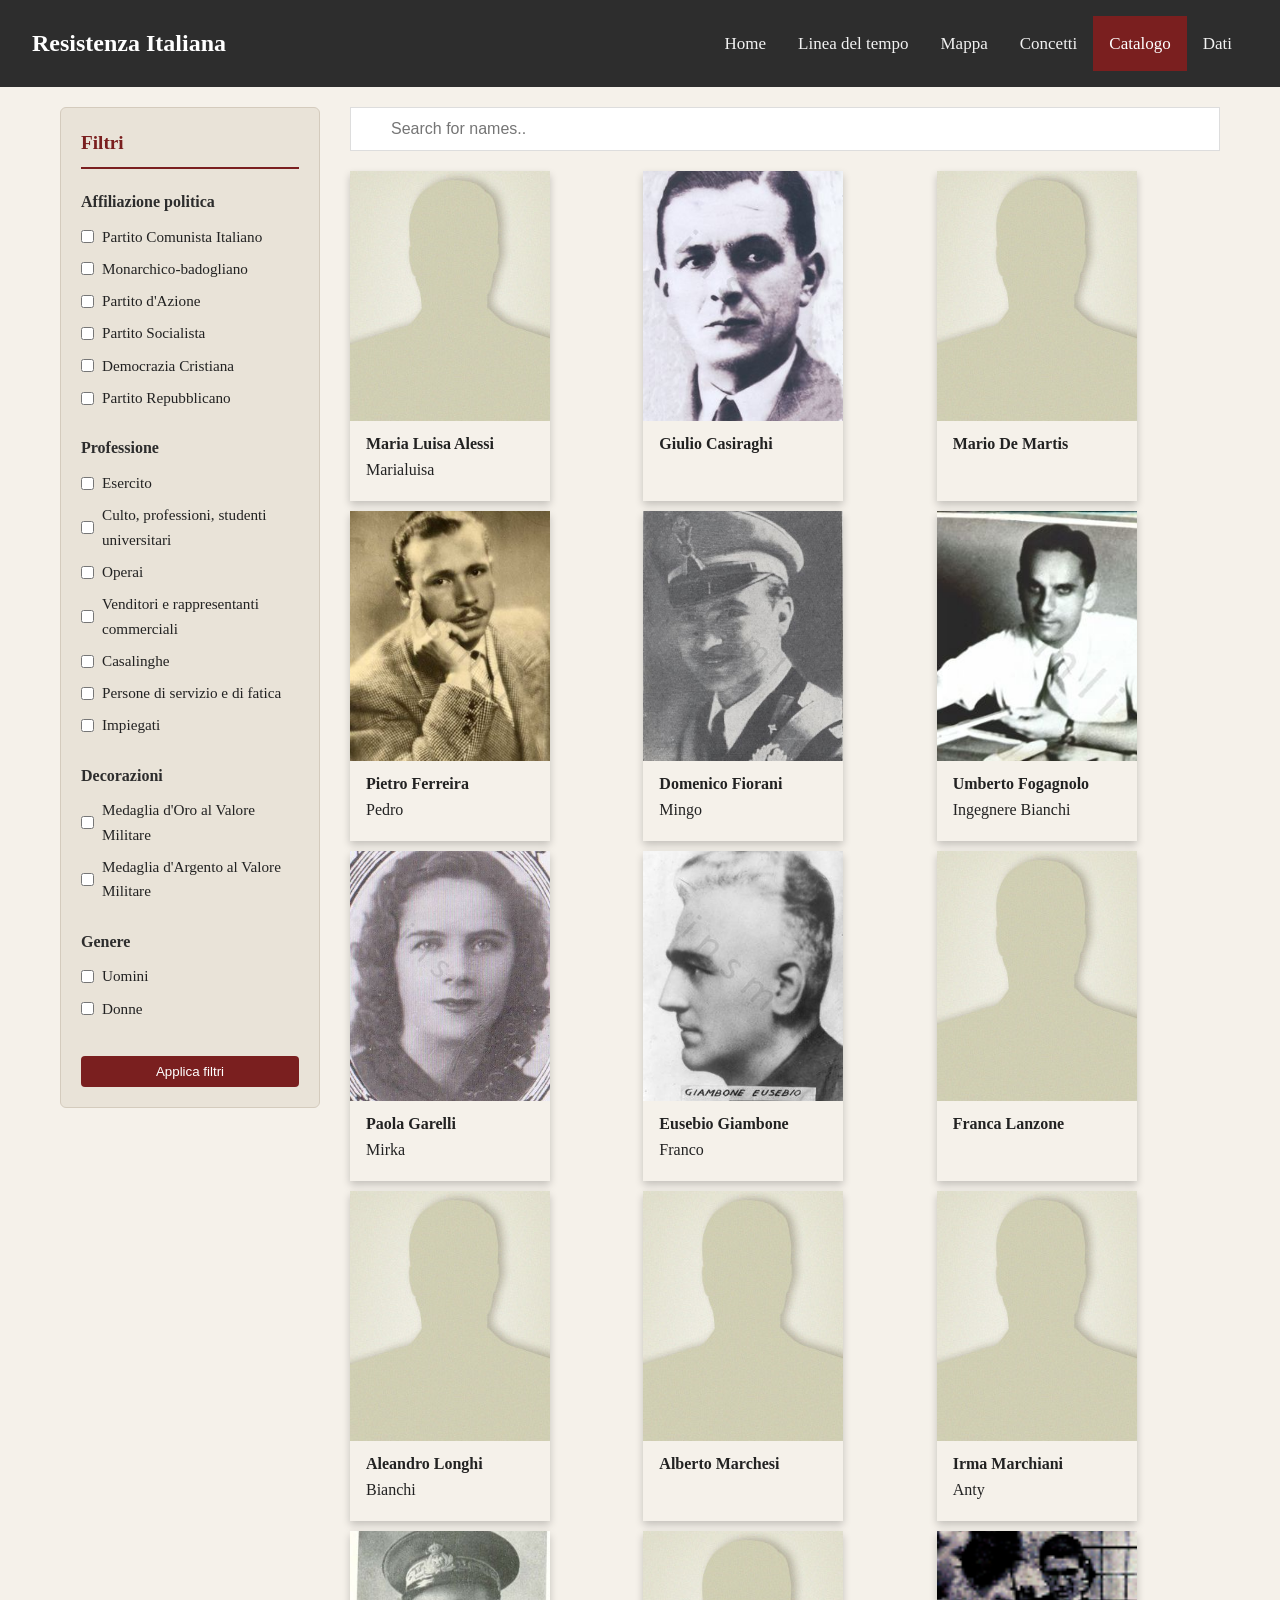
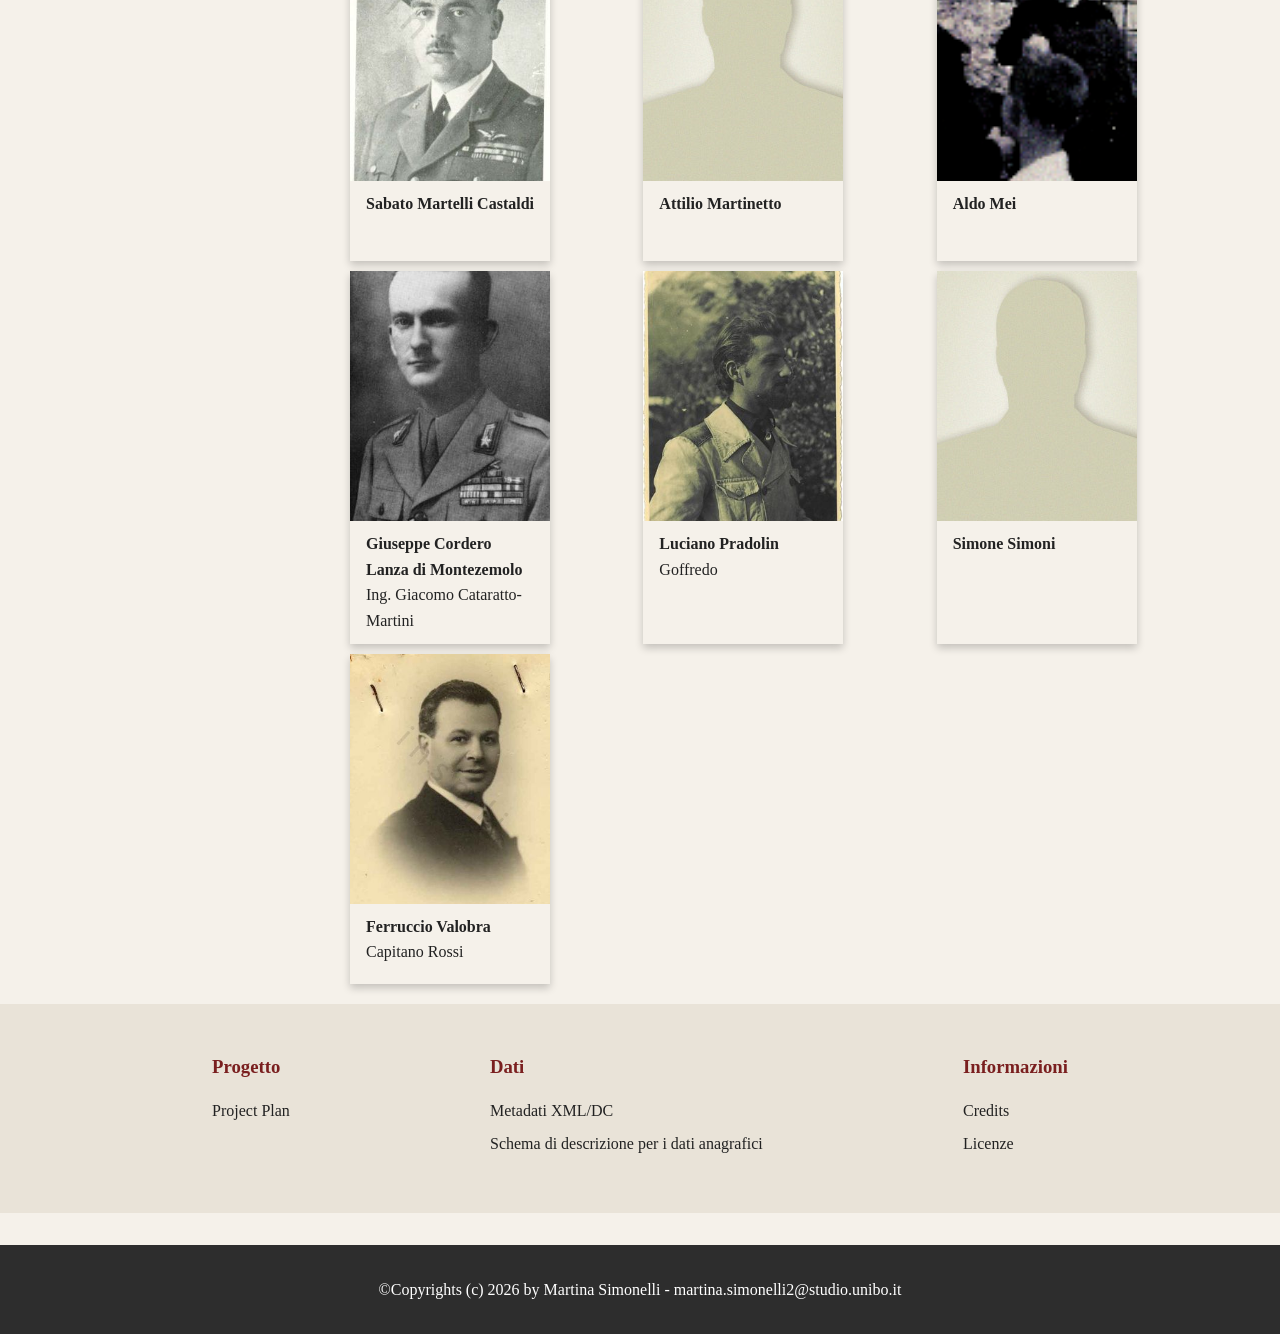
<file: Digital Humanities/catalogo.html>
<!DOCTYPE html>
<html lang="it">
<head>
  <meta charset="UTF-8">
  <meta name="viewport" content="width=device-width, initial-scale=1.0">
  <title>Lettere dei condannati a morte della Resistenza</title>
  <link rel="stylesheet" type="text/css" href="catalogo.css" />
</head>

<body>

  <header>
    <div class="logo">Resistenza Italiana</div>

    <div class="topnav">
      <a  href="home.html">Home</a>
      <a href="linea_del_tempo.html">Linea del tempo</a>
      <a href="mappa.html">Mappa</a>
      <a href="concetti.html">Concetti</a>
      <a class="active" href="catalogo.html">Catalogo</a>
      <a href="dati.html">Dati</a>
    </div>
  </header>

<div class="main-layout-container">

  <aside class="filter-sidebar">

  <h3>Filtri</h3>

  <div class="filter-group">
    <h4>Affiliazione politica</h4>

    <div class="filter-option">
      <input type="checkbox" id="pci">
      <label for="pci">Partito Comunista Italiano</label>
    </div>

    <div class="filter-option">
      <input type="checkbox" id="monarchico">
      <label for="monarchico">Monarchico-badogliano</label>
    </div>

    <div class="filter-option">
      <input type="checkbox" id="pda">
      <label for="pda">Partito d'Azione</label>
    </div>

    <div class="filter-option">
      <input type="checkbox" id="psi">
      <label for="psi">Partito Socialista</label>
    </div>

    <div class="filter-option">
      <input type="checkbox" id="dc">
      <label for="dc">Democrazia Cristiana</label>
    </div>

    <div class="filter-option">
      <input type="checkbox" id="pri">
      <label for="pri">Partito Repubblicano</label>
    </div>
  </div>

  <div class="filter-group">
    <h4>Professione</h4>

    <div class="filter-option">
      <input type="checkbox" id="esercito">
      <label for="esercito">Esercito</label>
    </div>

    <div class="filter-option">
      <input type="checkbox" id="studenti">
      <label for="studenti">Culto, professioni, studenti universitari</label>
    </div>

    <div class="filter-option">
      <input type="checkbox" id="operai">
      <label for="operai">Operai</label>
    </div>

    <div class="filter-option">
      <input type="checkbox" id="venditori">
      <label for="venditori">Venditori e rappresentanti commerciali</label>
    </div>

    <div class="filter-option">
      <input type="checkbox" id="casalinghe">
      <label for="casalinghe">Casalinghe</label>
    </div>

    <div class="filter-option">
      <input type="checkbox" id="servizio">
      <label for="servizio">Persone di servizio e di fatica</label>
    </div>

    <div class="filter-option">
      <input type="checkbox" id="impiegati">
      <label for="impiegati">Impiegati</label>
    </div>
  </div>

  <div class="filter-group">
    <h4>Decorazioni</h4>

    <div class="filter-option">
      <input type="checkbox" id="movm">
      <label for="movm">Medaglia d'Oro al Valore Militare</label>
    </div>

    <div class="filter-option">
      <input type="checkbox" id="mavm">
      <label for="mavm">Medaglia d'Argento al Valore Militare</label>
    </div>
  </div>

  <div class="filter-group">
    <h4>Genere</h4>

    <div class="filter-option">
      <input type="checkbox" id="uomini">
      <label for="uomini">Uomini</label>
    </div>

    <div class="filter-option">
      <input type="checkbox" id="donne">
      <label for="donne">Donne</label>
    </div>
  </div>

  <button class="filter-button" id="applyFilters">
    Applica filtri
  </button>

</aside>

  <main class="content-area">

    <div class="search-container">
      <input type="text" id="myInput" oninput="myFunction()" placeholder="Search for names..">
      <ul id="myUL">
        <li><a href="lettere/maria_luisa_alessi.xml">Maria Luisa Alessi</a></li>
        <li><a href="lettere/giulio_casiraghi.xml">Giulio Casiraghi</a></li>
        <li><a href="lettere/mario_de_martis.xml">Mario De Martis</a></li>
        <li><a href="lettere/pedro_ferreira.xml">Pedro Ferreira</a></li>
        <li><a href="lettere/domenico_fiorani.xml">Domenico Fiorani</a></li>
        <li><a href="lettere/umberto_fogagnolo.xml">Umberto Fogagnolo</a></li>
        <li><a href="lettere/paola_garelli.xml">Paola Garelli</a></li>
        <li><a href="lettere/eusebio_giambone.xml">Eusebio Giambone</a></li>
        <li><a href="lettere/franca_lanzone.xml">Franca Lanzone</a></li>
        <li><a href="lettere/aleandro_longhi.xml">Aleandro Longhi</a></li>
        <li><a href="lettere/alberto_marchesi.xml">Alberto Marchesi</a></li>
        <li><a href="lettere/irma_marchiani.xml">Irma Marchiani</a></li>
        <li><a href="lettere/sabato_martelli_castaldi.xml">Sabato Martelli Castaldi</a></li>
        <li><a href="lettere/attilio_martinetto.xml">Attilio Martinetto</a></li>
        <li><a href="lettere/aldo_mei.xml">Aldo Mei</a></li>
        <li><a href="lettere/giuseppe_cordero_lanza_di_montezemolo.xml">Giuseppe Cordero Lanza di Montezemolo</a></li>
        <li><a href="lettere/luciano_pradolin.xml">Luciano Pradolin</a></li>
        <li><a href="lettere/simone_simoni.xml">Simone Simoni</a></li>
        <li><a href="lettere/ferruccio_valobra.xml">Ferruccio Valobra</a></li>
        <li><a href="lettere/goffredo_villa.xml">Goffredo Villa</a></li>
      </ul>
    </div>

  <div class="cards-grid">

      <div class="card" data-id="Maria_Luisa_Alessi" data-politica="pci" data-professione="impiegati" data-decorazione="" data-genere="donne">
        <div class="img-container">
          <img src="foto_condannati/foto_anonimo.jpg" alt="Avatar" style="width:100%">
            <div class="overlay">
              <a href="lettere/maria_luisa_alessi.xml">Vai alla risorsa</a>
            </div>
        </div>
        <div class="container">
          <h4><b>Maria Luisa Alessi</b></h4>
          <p>Marialuisa</p>  
        </div>
      </div>
      

      <div class="card" data-id="Giulio_Casiraghi" data-politica="pci" data-professione="operai" data-decorazione="movm" data-genere="uomini">
        <div class="img-container">
        <img src="foto_condannati/giulio_casiraghi.jpg" alt="Avatar" style="width:100%">
         <div class="overlay">
              <a href="lettere/giulio_casiraghi.xml">Vai alla risorsa</a>
            </div>
        </div>
        <div class="container">
          <h4><b>Giulio Casiraghi</b></h4>
        </div>
      </div>

      <div class="card" data-id="Mario_De_Martis" data-politica="monarchico" data-professione="studenti" data-decorazione="" data-genere="uomini">
        <div class="img-container">
        <img src="foto_condannati/foto_anonimo.jpg" alt="Avatar" style="width:100%">
         <div class="overlay">
              <a href="lettere/mario_de_martis.xml">Vai alla risorsa</a>
            </div>
        </div>
        <div class="container">
          <h4><b>Mario De Martis</b></h4>
        </div>
      </div>

      <div class="card" data-id="Pietro_Ferreira" data-politica="pda" data-professione="esercito" data-decorazione="movm" data-genere="uomini">
        <div class="img-container">
        <img src="foto_condannati/pietro_ferreira.jpg" alt="Avatar" style="width:100%">
         <div class="overlay">
              <a href="pietro_ferreira.html">Vai alla risorsa</a>
            </div>
        </div>
        <div class="container">
          <h4><b>Pietro Ferreira</b></h4>
          <p>Pedro</p>
        </div>
      </div>

      <div class="card" data-id="Domenico_Fiorani" data-politica="psi" data-professione="studenti" data-decorazione="" data-genere="uomini">
        <div class="img-container">
        <img src="foto_condannati/domenico_fiorani.jpg" alt="Avatar" style="width:100%">
         <div class="overlay">
              <a href="lettere/domenico_fiorani.xml">Vai alla risorsa</a>
            </div>
        </div>
        <div class="container">
          <h4><b>Domenico Fiorani</b></h4>
          <p>Mingo</p>
        </div>
      </div>

      <div class="card" data-id="Umberto_Fogagnolo" data-politica="psi" data-professione="studenti" data-decorazione="" data-genere="uomini">
        <div class="img-container">
        <img src="foto_condannati/umberto_fogagnolo.jpg" alt="Avatar" style="width:100%">
         <div class="overlay">
              <a href="lettere/umberto_fogagnolo.xml">Vai alla risorsa</a>
            </div>
        </div>
        <div class="container">
          <h4><b>Umberto Fogagnolo</b></h4>
          <p>Ingegnere Bianchi</p>
        </div>
      </div>

      <div class="card" data-id="Paola_Garelli" data-politica="pci" data-professione="servizio" data-decorazione="" data-genere="donne">
        <div class="img-container">
        <img src="foto_condannati/paola_garelli.jpg" alt="Avatar" style="width:100%">
         <div class="overlay">
              <a href="lettere/paola_garelli.xml">Vai alla risorsa</a>
            </div>
        </div>
        <div class="container">
          <h4><b>Paola Garelli</b></h4>
          <p>Mirka</p>
        </div>
      </div>

      <div class="card" data-id="Eusebio_Giambone" data-politica="pci" data-professione="operai" data-decorazione="movm" data-decorazione="mavm" data-genere="uomini">
        <div class="img-container">
        <img src="foto_condannati/eusebio_giambone.jpg" alt="Avatar" style="width:100%">
         <div class="overlay">
              <a href="lettere/eusebio_giambone.xml">Vai alla risorsa</a>
            </div>
        </div>
        <div class="container">
          <h4><b>Eusebio Giambone</b></h4>
          <p>Franco</p>
        </div>
      </div>

      <div class="card" data-id="Franca_Lanzone" data-politica="pci" data-professione="casalinghe" data-decorazione="" data-genere="donne">
        <div class="img-container">
        <img src="foto_condannati/foto_anonimo.jpg" alt="Avatar" style="width:100%">
         <div class="overlay">
              <a href="lettere/franca_lanzone.xml">Vai alla risorsa</a>
            </div>
        </div>
        <div class="container">
          <h4><b>Franca Lanzone</b></h4>
        </div>
      </div>

      <div class="card" data-id="Aleandro_Longhi" data-politica="pci" data-professione="operai" data-decorazione="" data-genere="uomini">
        <div class="img-container">
        <img src="foto_condannati/foto_anonimo.jpg" alt="Avatar" style="width:100%">
         <div class="overlay">
              <a href="lettere/aleandro_longhi.xml">Vai alla risorsa</a>
            </div>
        </div>
        <div class="container">
          <h4><b>Aleandro Longhi</b></h4>
          <p>Bianchi</p>
        </div>
      </div>

      <div class="card" data-id="Alberto_Marchesi" data-politica="pci" data-professione="venditori" data-decorazione="movm" data-genere="uomini">
        <div class="img-container">
        <img src="foto_condannati/foto_anonimo.jpg" alt="Avatar" style="width:100%">
         <div class="overlay">
              <a href="lettere/alberto_marchesi.xml">Vai alla risorsa</a>
            </div>
        </div>
        <div class="container">
          <h4><b>Alberto Marchesi</b></h4>
        </div>
      </div>

      <div class="card" data-id="Irma_Marchiani" data-politica="psi" data-professione="operai" data-decorazione="movm" data-genere="donne">
        <div class="img-container">
        <img src="foto_condannati/foto_anonimo.jpg" alt="Avatar" style="width:100%">
         <div class="overlay">
              <a href="lettere/irma_marchiani.xml">Vai alla risorsa</a>
            </div>
        </div>
        <div class="container">
          <h4><b>Irma Marchiani</b></h4>
          <p>Anty</p>
        </div>
      </div>

      <div class="card" data-id="Sabato_Martelli_Castaldi" data-politica="" data-professione="esercito" data-decorazione="movm" data-genere="uomini">
        <div class="img-container">
        <img src="foto_condannati/sabato_martelli_castaldi.jpg" alt="Avatar" style="width:100%">
         <div class="overlay">
              <a href="lettere/sabato_martelli_castaldi.xml">Vai alla risorsa</a>
            </div>
        </div>
        <div class="container">
          <h4><b>Sabato Martelli Castaldi</b></h4>
        </div>
      </div>

      <div class="card" data-id="Attilio_Martinetto" data-politica="dc" data-professione="esercito" data-decorazione="" data-genere="uomini">
        <div class="img-container">
        <img src="foto_condannati/foto_anonimo.jpg" alt="Avatar" style="width:100%">
         <div class="overlay">
              <a href="lettere/attilio_martinetto.xml">Vai alla risorsa</a>
            </div>
        </div>
        <div class="container">
          <h4><b>Attilio Martinetto</b></h4>
        </div>
      </div>

      <div class="card" data-id="Aldo_Mei" data-politica="" data-professione="studenti" data-decorazione="" data-genere="uomini">
        <div class="img-container">
        <img src="foto_condannati/aldo_mei.jpg" alt="Avatar" style="width:100%">
         <div class="overlay">
              <a href="lettere/aldo_mei.xml">Vai alla risorsa</a>
            </div>
        </div>
        <div class="container">
          <h4><b>Aldo Mei</b></h4>
        </div>
      </div>

      <div class="card" data-id="Giuseppe_Cordero_Lanza_Di_Montezemolo" data-politica="esercito" data-professione="operai" data-decorazione="movm" data-genere="uomini">
        <div class="img-container">
        <img src="foto_condannati/giuseppe_cordero_lanza_di_montezemolo.jpg" alt="Avatar" style="width:100%">
         <div class="overlay">
              <a href="lettere/giuseppe_cordero_lanza_di_montezemolo.xml">Vai alla risorsa</a>
            </div>
        </div>
        <div class="container">
          <h4><b>Giuseppe Cordero Lanza di Montezemolo</b></h4>
          <p>Ing. Giacomo Cataratto-Martini</p>
        </div>
      </div>

      <div class="card" data-id="Luciano_Pradolin" data-politica="" data-professione="studenti" data-decorazione="" data-genere="uomini">
        <div class="img-container">
        <img src="foto_condannati/luciano_pradolin.jpg" alt="Avatar" style="width:100%">
         <div class="overlay">
              <a href="lettere/luciano_pradolin.xml">Vai alla risorsa</a>
            </div>
        </div>
        <div class="container">
          <h4><b>Luciano Pradolin</b></h4>
          <p>Goffredo</p>
        </div>
      </div>

      <div class="card" data-id="Simone_Simoni" data-politica="" data-professione="esercito" data-decorazione="movm" data-genere="uomini">
        <div class="img-container">
        <img src="foto_condannati/foto_anonimo.jpg" alt="Avatar" style="width:100%">
         <div class="overlay">
              <a href="lettere/simone_simoni.xml">Vai alla risorsa</a>
            </div>
        </div>
        <div class="container">
          <h4><b>Simone Simoni</b></h4>
        </div>
      </div>

      <div class="card" data-id="Ferruccio_Valobra" data-politica="pri" data-professione="venditori" data-decorazione="" data-genere="uomini">
        <div class="img-container">
        <img src="foto_condannati/ferruccio_valobra.jpg" alt="Avatar" style="width:100%">
         <div class="overlay">
              <a href="lettere/ferruccio_valobra.xml">Vai alla risorsa</a>
            </div>
        </div>
        <div class="container">
          <h4><b>Ferruccio Valobra</b></h4>
          <p>Capitano Rossi</p>
        </div>
      </div>
    </div>
  </main>
</div>

<script>
document.getElementById('applyFilters').addEventListener('click', applicaTuttiIFiltri);

document.getElementById('myInput').addEventListener('input', applicaTuttiIFiltri);

function applicaTuttiIFiltri() {
  var input = document.getElementById('myInput');
  var filterText = input.value.toUpperCase();
  var ul = document.getElementById("myUL");
  var li = ul.getElementsByTagName('li');

  ul.style.display = filterText === "" ? "none" : "block";

  for (var i = 0; i < li.length; i++) {
    var a = li[i].getElementsByTagName("a")[0];
    var txtValue = a.textContent || a.innerText;
    li[i].style.display = txtValue.toUpperCase().indexOf(filterText) > -1 ? "" : "none";
  }

  var filtriPolitica = ottieniIdSelezionati(['pci', 'monarchico', 'pda', 'psi', 'dc', 'pri']);
  var filtriProfessione = ottieniIdSelezionati(['esercito', 'studenti', 'operai', 'venditori', 'casalinghe', 'servizio', 'impiegati']);
  var filtriDecorazioni = ottieniIdSelezionati(['movm', 'mavm']);
  var filtriGenere = ottieniIdSelezionati(['uomini', 'donne']);

  var cards = document.querySelectorAll('.cards-grid .card');

  cards.forEach(function(card) {
    var cardName = card.querySelector('h4').textContent || card.querySelector('h4').innerText;
    var attrPolitica = card.getAttribute('data-politica');
    var attrProfessione = card.getAttribute('data-professione');
    var attrDecorazione = card.getAttribute('data-decorazione');
    var attrGenere = card.getAttribute('data-genere');

    var matchTesto = cardName.toUpperCase().indexOf(filterText) > -1;
    var matchPolitica = filtriPolitica.length === 0 || filtriPolitica.includes(attrPolitica);
    var matchProfessione = filtriProfessione.length === 0 || filtriProfessione.includes(attrProfessione);
    var matchDecorazione = filtriDecorazioni.length === 0 || filtriDecorazioni.includes(attrDecorazione);
    var matchGenere = filtriGenere.length === 0 || filtriGenere.includes(attrGenere);

    if (matchTesto && matchPolitica && matchProfessione && matchDecorazione && matchGenere) {
      card.style.display = ""; // Rende visibile
    } else {
      card.style.display = "none"; 
    }
  });
}

function ottieniIdSelezionati(listaId) {
  var selezionati = [];
  listaId.forEach(function(id) {
    var checkbox = document.getElementById(id);
    if (checkbox && checkbox.checked) {
      selezionati.push(id);
    }
  });
  return selezionati;
}
</script>

  <section class="pre-footer">

    <div class="pre-footer-column">
        <h3>Progetto</h3>
        <ul>
            <li><a href="project-plan.html">Project Plan</a></li>
        </ul>
    </div>

    <div class="pre-footer-column">
        <h3>Dati</h3>
        <ul>
            <li><a href="metadati-progetto.xml">Metadati XML/DC</a></li>
            <li><a href="xml.html">Schema di descrizione per i dati anagrafici</a></li>
        </ul>
    </div>

    <div class="pre-footer-column">
        <h3>Informazioni</h3>
        <ul>
            <li><a href="credits.html">Credits</a></li>
            <li><a href="licenze.html">Licenze</a></li>
        </ul>
    </div>

  </section>
    <footer>
      <p>
        ©Copyrights (c) 2026 by Martina Simonelli - martina.simonelli2@studio.unibo.it
      </p>
    </footer>

</body>
</html>
</file>
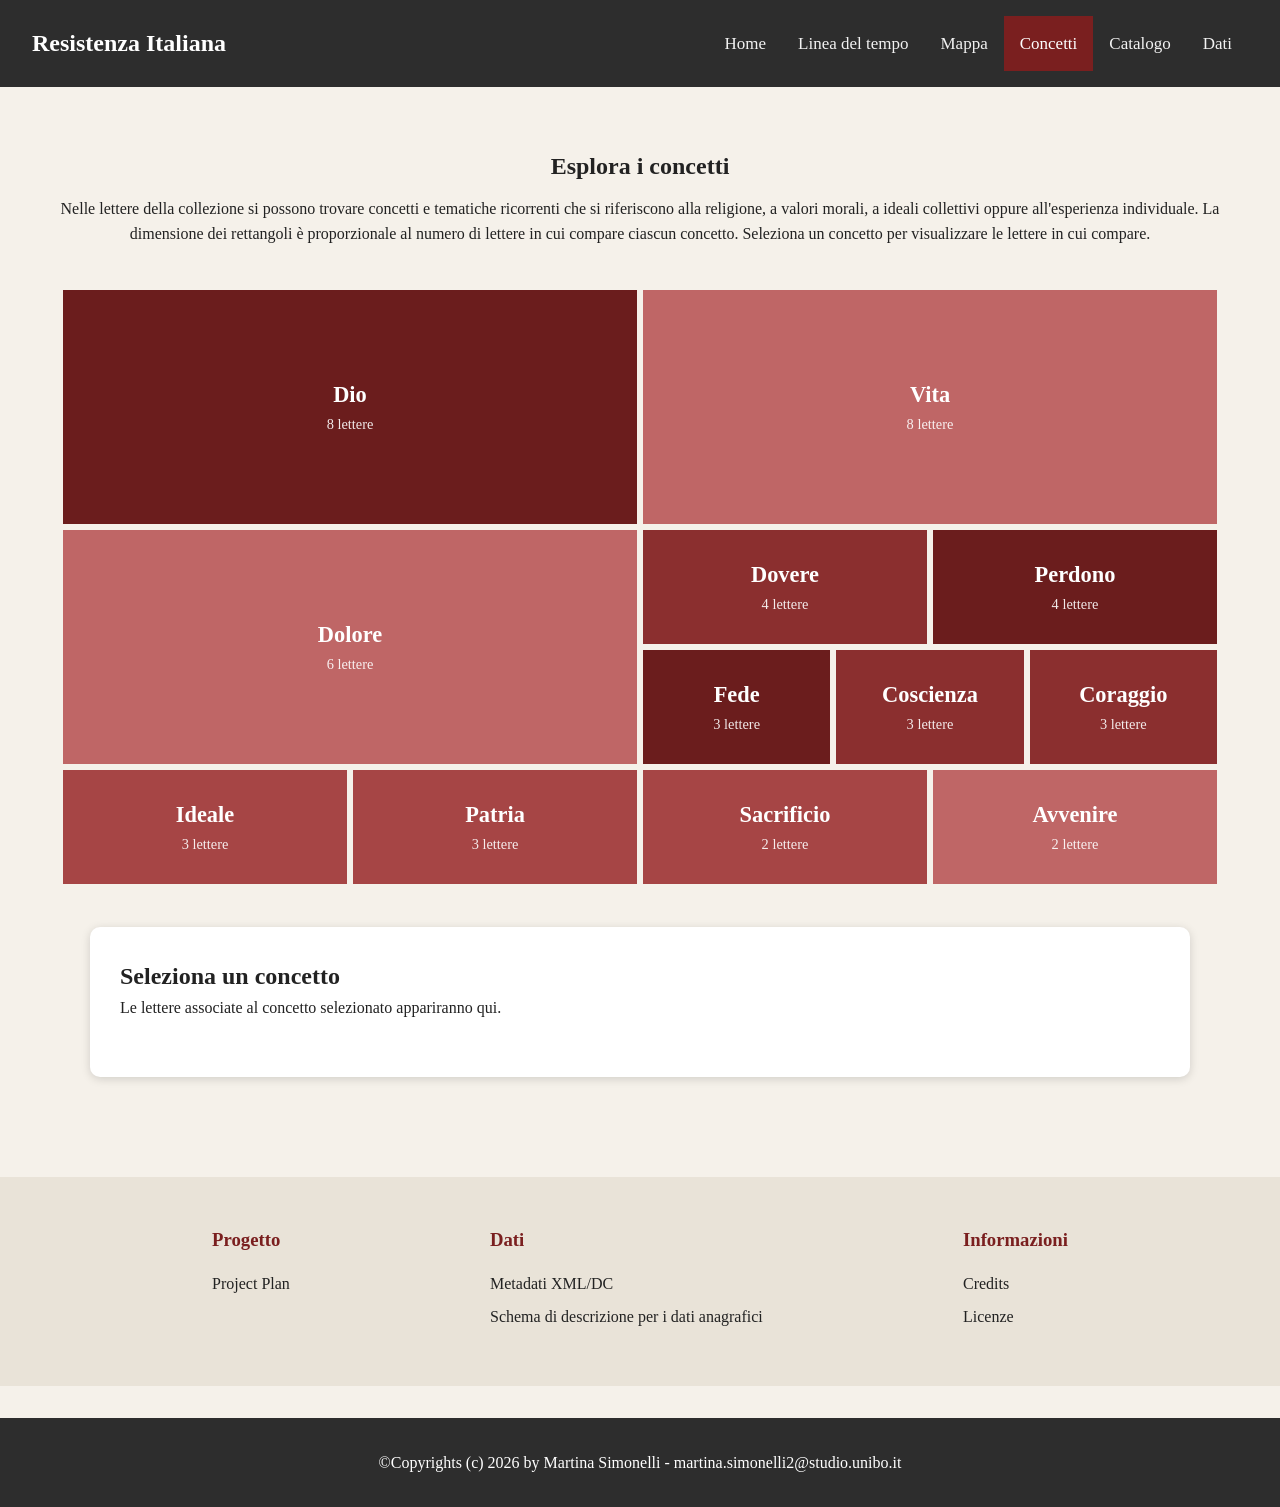
<file: Digital Humanities/concetti.html>
<!DOCTYPE html>
<html lang="it">
<head>
  <meta charset="UTF-8">
  <meta name="viewport" content="width=device-width, initial-scale=1.0">
  <title>Lettere dei condannati a morte della Resistenza</title>
  <link rel="stylesheet" type="text/css" href="concetti.css" />
</head>

<body>

  <header>
    <div class="logo">Resistenza Italiana</div>

    <div class="topnav">
      <a  href="home.html">Home</a>
      <a href="linea_del_tempo.html">Linea del tempo</a>
      <a href="mappa.html">Mappa</a>
      <a class="active" href="concetti.html">Concetti</a>
      <a href="catalogo.html">Catalogo</a>
      <a href="dati.html">Dati</a>
    </div>
  </header>

  <section class="concetti">

    <h1>Esplora i concetti</h1>

    <p class="intro">
        Nelle lettere della collezione si possono trovare concetti e tematiche ricorrenti che si riferiscono alla religione, a valori morali, a ideali collettivi oppure all'esperienza individuale. La dimensione dei rettangoli è proporzionale al numero di lettere in cui compare ciascun concetto. Seleziona un concetto per visualizzare le lettere in cui compare.
    </p>

    <div class="contenitore-treemap">

    <div class="tile dio rosso-scuro" data-concept="dio">
        <span>Dio</span>
        <small>8 lettere</small>
    </div>

    <div class="tile vita rosso-chiaro" data-concept="vita">
        <span>Vita</span>
        <small>8 lettere</small>
    </div>

    <div class="tile dolore rosso-chiaro" data-concept="dolore">
        <span>Dolore</span>
        <small>6 lettere</small>
    </div>

    <div class="tile dovere rosso" data-concept="dovere">
        <span>Dovere</span>
        <small>4 lettere</small>
    </div>

    <div class="tile perdono rosso-scuro" data-concept="perdono">
        <span>Perdono</span>
        <small>4 lettere</small>
    </div>

    <div class="tile fede rosso-scuro" data-concept="fede">
        <span>Fede</span>
        <small>3 lettere</small>
    </div>

    <div class="tile coscienza rosso" data-concept="coscienza">
        <span>Coscienza</span>
        <small>3 lettere</small>
    </div>

    <div class="tile coraggio rosso" data-concept="coraggio">
        <span>Coraggio</span>
        <small>3 lettere</small>
    </div>

    <div class="tile ideale rosso-medio" data-concept="ideale">
        <span>Ideale</span>
        <small>3 lettere</small>
    </div>

    <div class="tile patria rosso-medio" data-concept="patria">
        <span>Patria</span>
        <small>3 lettere</small>
    </div>

    <div class="tile sacrificio rosso-medio" data-concept="sacrificio">
        <span>Sacrificio</span>
        <small>2 lettere</small>
    </div>

    <div class="tile avvenire rosso-chiaro" data-concept="avvenire">
        <span>Avvenire</span>
        <small>2 lettere</small>
    </div>

</div>

    <div id="risultati">

        <h2>Seleziona un concetto</h2>

        <p>
            Le lettere associate al concetto selezionato appariranno qui.
        </p>

    </div>

</section>

<script>

const concetti = {

    dio: `
        <h2>Dio</h2>
        <ul>
            <li>
                <a href="lettere/eusebio_giambone.xml">
                    Eusebio Giambone
                </a>
            </li>
            <li>
                <a href="lettere/aldo_mei.xml">
                    Aldo Mei
                </a>
            </li>
            <li>
                <a href="lettere/attilio_martinetto.xml">
                    Attilio Martinetto
                </a>
            </li>
            <li>
                <a href="lettere/ferruccio_valobra.xml">
                    Ferruccio Valobra
                </a>
            </li>
            <li>
                <a href="lettere/giuseppe_cordero_lanza_di_montezemolo.xml">
                    Giuseppe Corder Lanza di Montezemolo
                </a>
            </li>
            <li>
                <a href="lettere/irma_marchiani.xml">
                    Irma Marchiani
                </a>
            </li>
            <li>
                <a href="lettere/luciano_pradolin.xml">
                    Luciano Pradolin
                </a>
            </li>
            <li>
                <a href="lettere/pietro_ferreira.xml">
                    Pietro Ferreira
                </a>
            </li>
        </ul>
    `,

    vita: `
        <h2>Vita</h2>
        <ul>
          <li>
            <a href="lettere/aldo_mei.xml">
              Aldo Mei
            </a>
          </li>
          <li>
            <a href="lettere/aleandro_longhi.xml">
              Aleandro Longhi
            </a>
          </li>
          <li>
              <a href="lettere/attilio_martinetto.xml">
                  Attilio Martinetto
              </a>
          </li>
          <li>
              <a href="lettere/eusebio_giambone.xml">
                Eusebio Giambone
              </a>
          </li>
          <li>
              <a href="lettere/ferruccio_valobra.xml">
                Ferruccio Valobra
              </a>
          </li>
          <li>
            <a href="lettere/franca_lanzone.xml">
              Franca Lanzone
            </a>
          </li>
          <li>
              <a href="lettere/irma_marchiani.xml">
                Irma Marchiani
              </a>
          </li>
          <li>
              <a href="lettere/pietro_ferreira.xml">
                Pietro Ferreira
              </a>
            </li>
        </ul>
    `,

    dovere: `
        <h2>Dovere</h2>
        <ul>
          <li>
            <a href="lettere/aleandro_longhi.xml">
              Aleandro Longhi
            </a>
          </li>
          <li>
            <a href="lettere/franca_lanzone.xml">
              Franca Lanzone
            </a>
          </li>
          <li>
            <a href="lettere/irma_marchiani.xml">
              Irma Marchiani
            </a>
          </li>
          <li>
            <a href="lettere/pietro_ferreira.xml">
              Pietro Ferreira
            </a>
          </li>
        </ul>
    `
      ,

    coscienza: `
        <h2>Coscienza</h2>
        <ul>
            <li>
                <a href="lettere/aldo_mei.xml">
                    Aldo Mei
                </a>
            </li>
            <li>
              <a href="lettere/eusebio_giambone.xml">
                Eusebio Giambone
              </a>
          </li>
          <li>
            <a href="lettere/luciano_pradolin.xml">
              Luciano Pradolin
            </a>
          </li>
        </ul>
    `,

    perdono: `
        <h2>Perdono</h2>
        <ul>
            <li>
              <a href="lettere/aldo_mei.xml">
                Aldo Mei
              </a>
            </li>
            <li>
              <a href="lettere/ferruccio_valobra.xml">
                Ferruccio Valobra
              </a>
            </li>
            <li>
              <a href="lettere/paola_garelli.xml">
                Paola Garelli
              </a>
            </li>
            <li>
              <a href="lettere/pietro_ferreira.xml">
                Pietro Ferreira
              </a>
            </li>
        </ul>
    `,

    sacrificio: `
        <h2>Sacrificio</h2>
        <ul>
            <li>
                <a href="lettere/aldo_mei.xml">
                    Aldo Mei
                </a>
            </li>
            <li>
                <a href="lettere/ferruccio_valobra.xml">
                    Ferruccio Valobra
                </a>
            </li>
        </ul>
    `,

    dolore: `
        <h2>Dolore</h2>
        <ul>
            <li>
                <a href="lettere/aleandro_longhi.xml">
                    Aleandro Longhi
                </a>
            </li>
            <li>
                <a href="lettere/attilio_martinetto.xml">
                    Attilio Martinetto
                </a>
            </li>
            <li>
              <a href="lettere/eusebio_giambone.xml">
                Eusebio Giambone
              </a>
          </li>
          <li>
            <a href="lettere/ferruccio_valobra.xml">
              Ferruccio Valobra
            </a>
          </li>
          <li>
            <a href="lettere/luciano_pradolin.xml">
              Luciano Pradolin
            </a>
          </li>
          <li>
              <a href="lettere/pietro_ferreira.xml">
                Pietro Ferreira
              </a>
          </li>
        </ul>
    `,

    coraggio: `
        <h2>Coraggio</h2>
        <ul>
            <li>
                <a href="lettere/aleandro_longhi.xml">
                    Aleandro Longhi
                </a>
            </li>
            <li>
                <a href="lettere/attilio_martinetto.xml">
                    Attilio Martinetto
                </a>
            </li>
            <li>
              <a href="lettere/eusebio_giambone.xml">
                Eusebio Giambone
              </a>
          </li>
        </ul>
    `,

    fede: `
        <h2>Fede</h2>
        <ul>
          
            <li>
                <a href="lettere/attilio_martinetto.xml">
                    Attilio Martinetto
                </a>
            </li>
            <li>
                <a href="lettere/giulio_casiraghi.xml">
                    Giulio Casiraghi
                </a>
            </li>
            <li>
              <a href="lettere/luciano_pradolin.xml">
                Luciano Pradolin
              </a>
            </li>
        </ul>
    `,

    avvenire: `
        <h2>Avvenire</h2>
        <ul>
            <li>
                <a href="lettere/attilio_martinetto.xml">
                    Attilio Martinetto
                </a>
            </li>
            <li>
              <a href="lettere/eusebio_giambone.xml">
                Eusebio Giambone
              </a>
          </li>
        </ul>
    `,

    ideale: `
        <h2>Ideale</h2>
        <ul>
            <li>
                <a href="lettere/eusebio_giambone.xml">
                    Eusebio Giambone
                </a>
            </li>
            <li>
                <a href="lettere/irma_marchiani.xml">
                    Irma Marchiani
                </a>
            </li>
            <li>
              <a href="lettere/luciano_pradolin.xml">
                Luciano Pradolin
              </a>
            </li>
        </ul>
    `,

    patria: `
        <h2>Patria</h2>
        <ul>
            <li>
                <a href="lettere/ferruccio_valobra.xml">
                    Ferruccio Valobra
                </a>
            </li>
            <li>
                <a href="lettere/pietro_ferreira.xml">
                    Pietro Ferreira
                </a>
            </li>
            <li>
                <a href="lettere/simone_simoni.xml">
                    Simone Simoni
                </a>
            </li>
        </ul>
    `,
};

document.querySelectorAll(".tile").forEach(tile => {

    tile.addEventListener("click", () => {

        const concetto = tile.dataset.concept;

        document.getElementById("risultati").innerHTML =
            concetti[concetto] ||
            `<h2>${tile.textContent}</h2>
             <p>Nessuna lettera associata.</p>`;

        document.getElementById("risultati").scrollIntoView({
            behavior: "smooth"

        });

    });

});

</script>

  <section class="pre-footer">

    <div class="pre-footer-column">
        <h3>Progetto</h3>
        <ul>
            <li><a href="project-plan.html">Project Plan</a></li>
        </ul>
    </div>

    <div class="pre-footer-column">
        <h3>Dati</h3>
        <ul>
            <li><a href="metadati-progetto.xml">Metadati XML/DC</a></li>
            <li><a href="xml.html">Schema di descrizione per i dati anagrafici</a></li>
        </ul>
    </div>

    <div class="pre-footer-column">
        <h3>Informazioni</h3>
        <ul>
            <li><a href="credits.html">Credits</a></li>
            <li><a href="licenze.html">Licenze</a></li>
        </ul>
    </div>

  </section>
    <footer>
      <p>
        ©Copyrights (c) 2026 by Martina Simonelli - martina.simonelli2@studio.unibo.it
      </p>
    </footer>

</body>
</html>
</file>
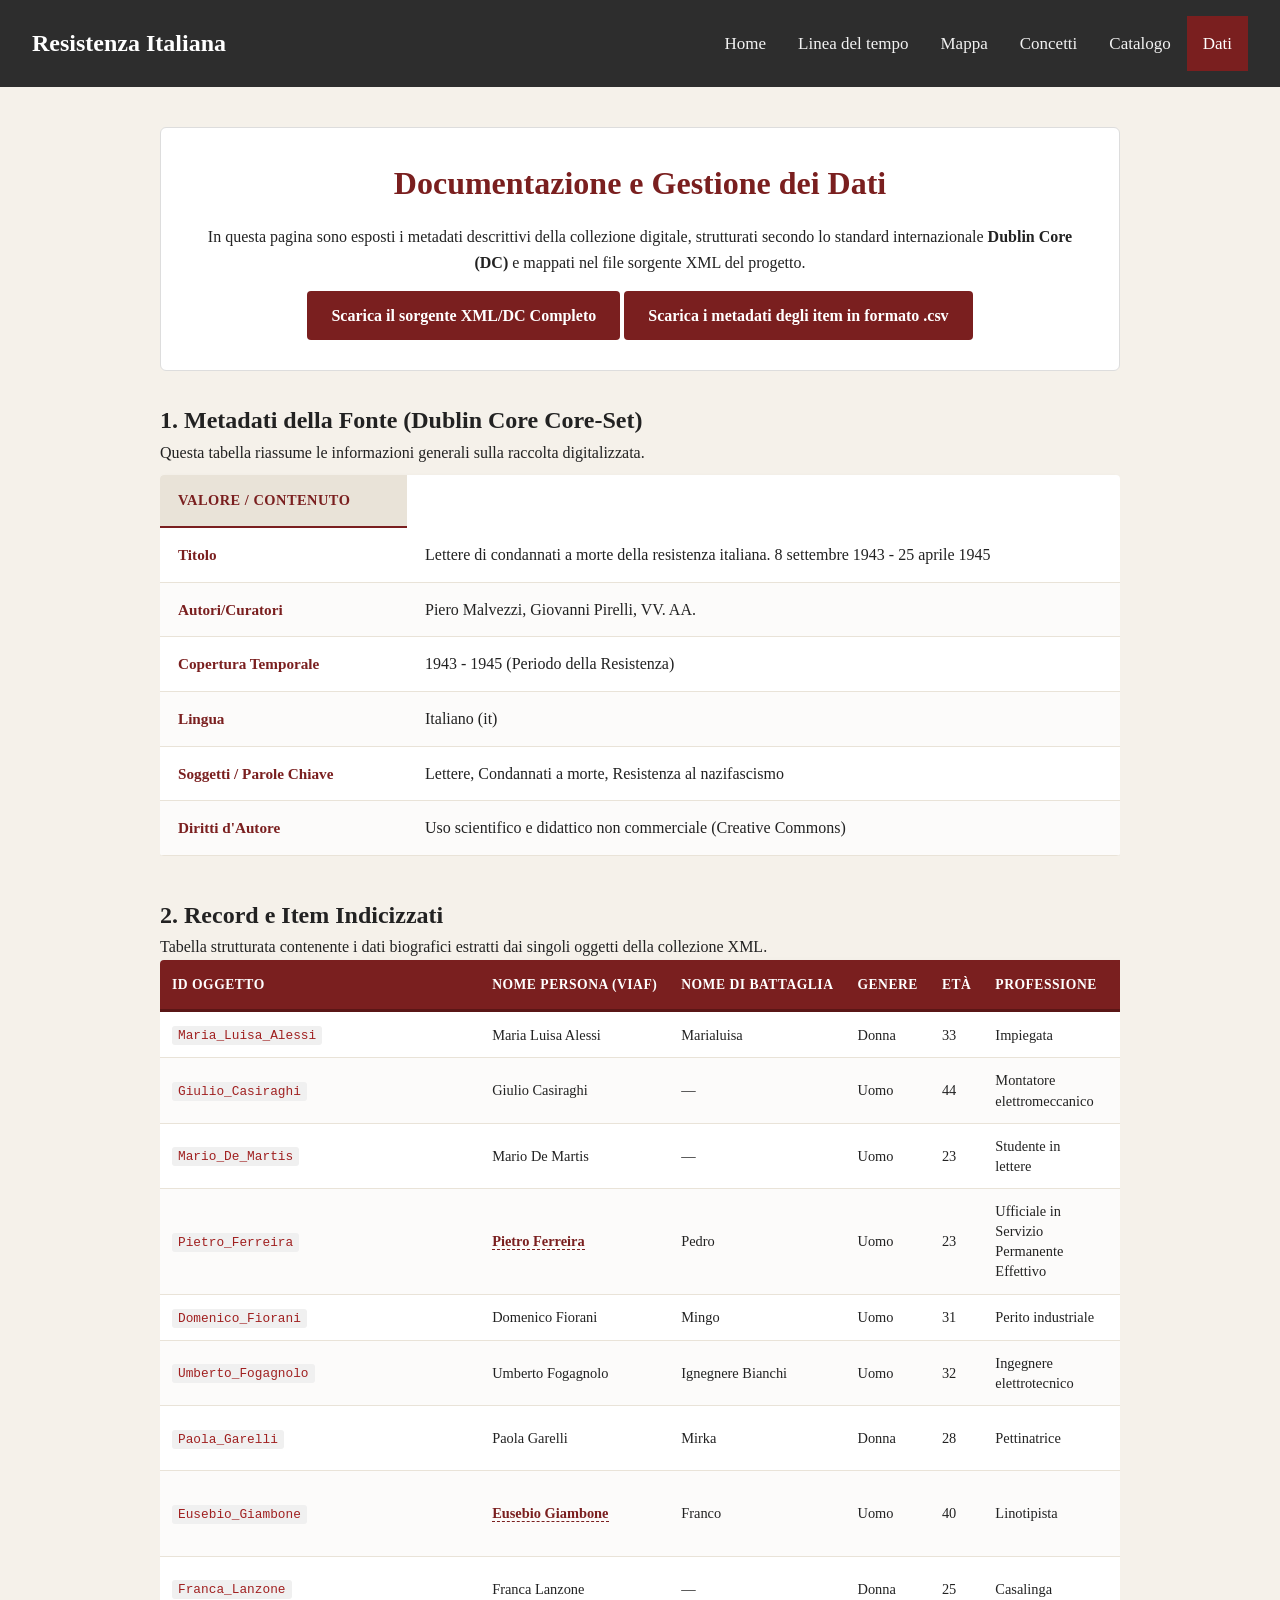
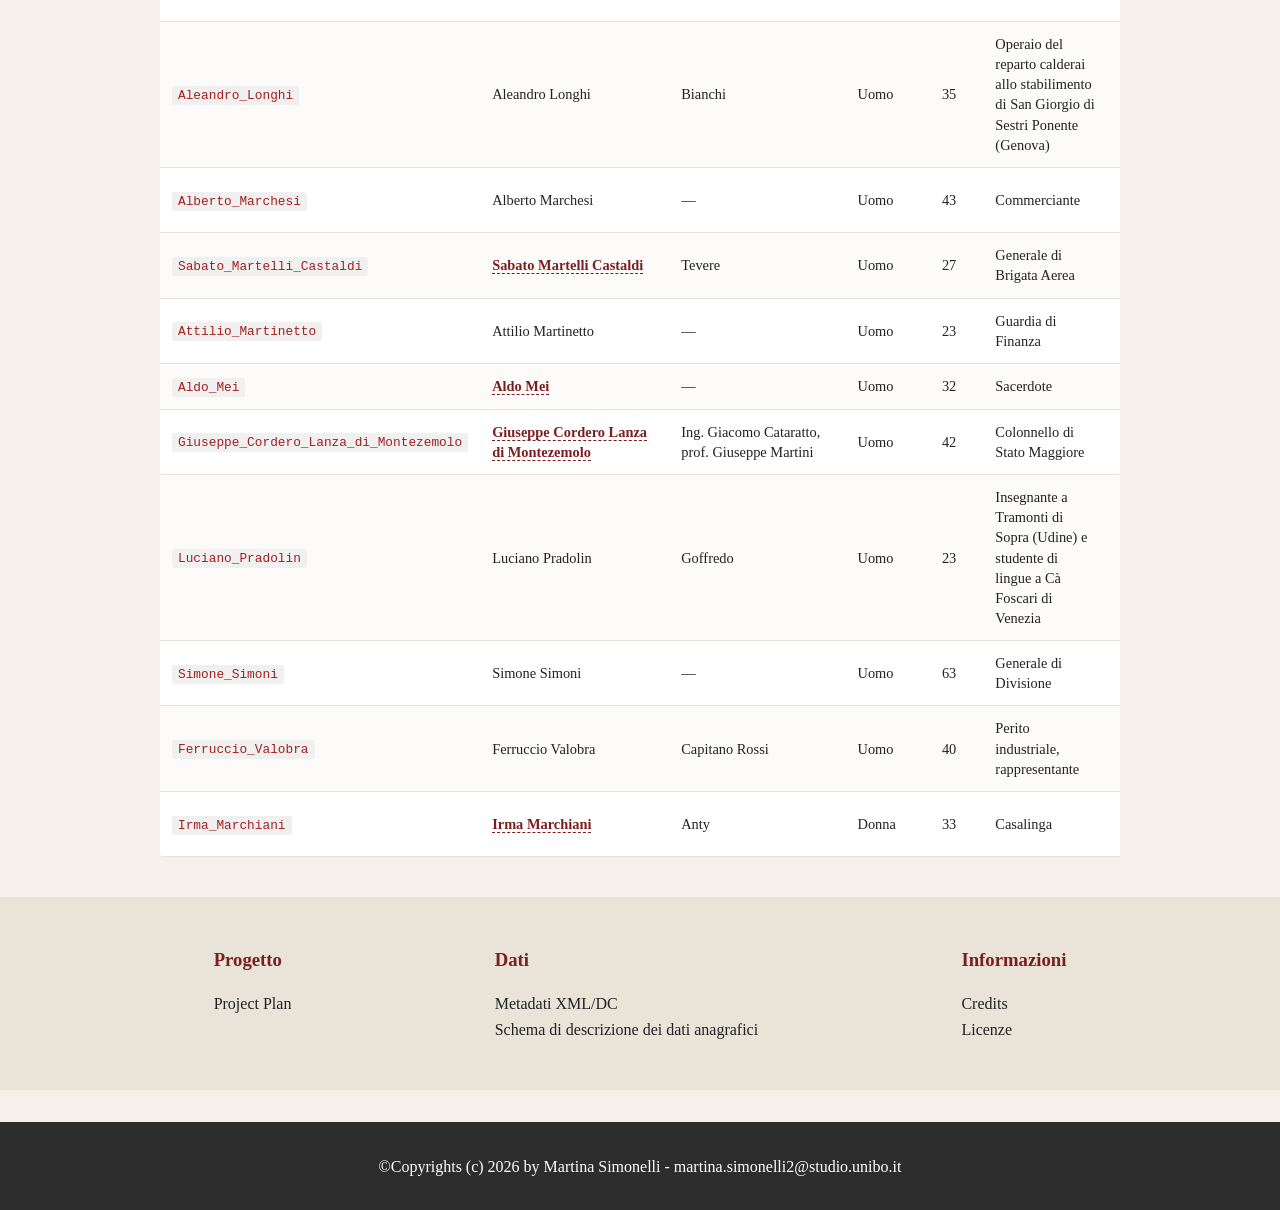
<file: Digital Humanities/dati.html>
<!DOCTYPE html>
<html lang="it">
<head>
  <meta charset="UTF-8">
  <meta name="viewport" content="width=device-width, initial-scale=1.0">
  <title>Dati e Metadati del Progetto - Resistenza Italiana</title>
  <link rel="stylesheet" type="text/css" href="dati.css" />
</head>
<body>

  <header>
    <div class="logo">Resistenza Italiana</div>
    <div class="topnav">
      <a href="home.html">Home</a>
      <a href="linea_del_tempo.html">Linea del tempo</a>
      <a href="mappa.html">Mappa</a>
      <a href="concetti.html">Concetti</a>
      <a href="catalogo.html">Catalogo</a>
      <a class="active" href="dati.html">Dati</a>
    </div>
  </header>

  <main class="dati-container">
    
    <div class="dati-intro">
      <h1>Documentazione e Gestione dei Dati</h1>
      <p>In questa pagina sono esposti i metadati descrittivi della collezione digitale, strutturati secondo lo standard internazionale <strong>Dublin Core (DC)</strong> e mappati nel file sorgente XML del progetto.</p>
      <a href="metadati-progetto.xml" target="_blank" class="xml-button"> Scarica il sorgente XML/DC Completo</a>
      <a href="metadati.csv" target="_blank" class="xml-button">Scarica i metadati degli item in formato .csv</a>
    </div>

    <section class="dati-section">
      <h2>1. Metadati della Fonte (Dublin Core Core-Set)</h2>
      <p class="section-desc">Questa tabella riassume le informazioni generali sulla raccolta digitalizzata.</p>
      
      <table class="metadata-table">
        <thead>
          <tr>
            <th>Valore / Contenuto</th>
          </tr>
        </thead>
        <tbody>
          <tr>
            <td><strong>Titolo</strong></td>
            <td>Lettere di condannati a morte della resistenza italiana. 8 settembre 1943 - 25 aprile 1945</td>
          </tr>
          <tr>
            <td><strong>Autori/Curatori</strong></td>
            <td>Piero Malvezzi, Giovanni Pirelli, VV. AA.</td>
          </tr>
          <tr>
            <td><strong>Copertura Temporale</strong></td>
            <td>1943 - 1945 (Periodo della Resistenza)</td>
          </tr>
          <tr>
            <td><strong>Lingua</strong></td>
            <td>Italiano (it)</td>
          </tr>
          <tr>
            <td><strong>Soggetti / Parole Chiave</strong></td>
            <td>Lettere, Condannati a morte, Resistenza al nazifascismo</td>
          </tr>
          <tr>
            <td><strong>Diritti d'Autore</strong></td>
            <td>Uso scientifico e didattico non commerciale (Creative Commons)</td>
          </tr>
        </tbody>
      </table>
    </section>

    <section class="dati-section">
      <h2>2. Record e Item Indicizzati</h2>
      <p class="section-desc">Tabella strutturata contenente i dati biografici estratti dai singoli oggetti della collezione XML.</p>

     <table id="metadataTable">
  <thead>
    <tr>
      <th>ID Oggetto</th>
      <th>Nome Persona (VIAF)</th>
      <th>Nome di Battaglia</th>
      <th>Genere</th>
      <th>Età</th>
      <th>Professione</th>
      <th>Affiliazione Politica</th>
      <th>Data Nascita</th>
      <th>Luogo Nascita (GeoNames)</th>
      <th>Data Esecuzione</th>
      <th>Luogo Esecuzione (GeoNames)</th>
      <th>Decorazioni</th>
    </tr>
  </thead>
  <tbody>
    <tr>
      <td><code>Maria_Luisa_Alessi</code></td>
      <td>Maria Luisa Alessi</td>
      <td>Marialuisa</td>
      <td>Donna</td>
      <td>33</td>
      <td>Impiegata</td>
      <td>Partito Comunista Italiano</td>
      <td>1911-05-17</td>
      <td><a href="https://www.geonames.org/8950411/falicetto.html" target="_blank">Falicetto (Cuneo)</a></td>
      <td>1944-11-26</td>
      <td><a href="https://www.geonames.org/3177700/cuneo.html" target="_blank">Piazzale della stazione di Cuneo</a></td>
      <td>—</td>
    </tr>
    <tr>
      <td><code>Giulio_Casiraghi</code></td>
      <td>Giulio Casiraghi</td>
      <td>—</td>
      <td>Uomo</td>
      <td>44</td>
      <td>Montatore elettromeccanico</td>
      <td>Partito Comunista Italiano</td>
      <td>1899-10-17</td>
      <td><a href="https://www.geonames.org/3166598/sesto-san-giovanni.html" target="_blank">Sesto San Giovanni (Milano)</a></td>
      <td>1944-08-10</td>
      <td><a href="https://www.geonames.org/3173435/milan.html" target="_blank">Piazzale Loreto a Milano</a></td>
      <td>—</td>
    </tr>
    <tr>
      <td><code>Mario_De_Martis</code></td>
      <td>Mario De Martis</td>
      <td>—</td>
      <td>Uomo</td>
      <td>23</td>
      <td>Studente in lettere</td>
      <td>Monarchico-badogliano</td>
      <td>1920-11-20</td>
      <td><a href="https://www.geonames.org/3167096/sassari.html" target="_blank">Sassari</a></td>
      <td>1944-06-03</td>
      <td><a href="https://www.geonames.org/3169070/rome.html" target="_blank">Spalti del Forte Bravetta a Roma</a></td>
      <td>—</td>
    </tr>
    <tr>
      <td><code>Pietro_Ferreira</code></td>
      <td><a href="http://viaf.org/viaf/8295175417522304080007" target="_blank">Pietro Ferreira</a></td>
      <td>Pedro</td>
      <td>Uomo</td>
      <td>23</td>
      <td>Ufficiale in Servizio Permanente Effettivo</td>
      <td>Partito d'Azione</td>
      <td>1921-10-03</td>
      <td><a href="https://www.geonames.org/3176219/genoa.html" target="_blank">Genova</a></td>
      <td>1945-01-23</td>
      <td><a href="https://www.geonames.org/3165524/turin.html" target="_blank">Poligono Nazionale del Martinetto a Torino</a></td>
      <td>Medaglia d'Oro al Valor Militare</td>
    </tr>
    <tr>
      <td><code>Domenico_Fiorani</code></td>
      <td>Domenico Fiorani</td>
      <td>Mingo</td>
      <td>Uomo</td>
      <td>31</td>
      <td>Perito industriale</td>
      <td>Partito Socialista</td>
      <td>1913-01-24</td>
      <td><a href="https://www.geonames.org/2659098/raron.html" target="_blank">Raron (Svizzera)</a></td>
      <td>1944-08-10</td>
      <td><a href="https://www.geonames.org/3173435/milan.html" target="_blank">Piazzale Loreto a Milano</a></td>
      <td>—</td>
    </tr>
    <tr>
      <td><code>Umberto_Fogagnolo</code></td>
      <td>Umberto Fogagnolo</td>
      <td>Ignegnere Bianchi</td>
      <td>Uomo</td>
      <td>32</td>
      <td>Ingegnere elettrotecnico</td>
      <td>Partito Socialista</td>
      <td>1911-10-02</td>
      <td><a href="https://www.geonames.org/3177090/ferrara.html" target="_blank">Ferrara</a></td>
      <td>1944-08-10</td>
      <td><a href="https://www.geonames.org/3173435/milan.html" target="_blank">Piazzale Loreto a Milano</a></td>
      <td>—</td>
    </tr>
    <tr>
      <td><code>Paola_Garelli</code></td>
      <td>Paola Garelli</td>
      <td>Mirka</td>
      <td>Donna</td>
      <td>28</td>
      <td>Pettinatrice</td>
      <td>Partito Comunista Italiano</td>
      <td>1916-05-14</td>
      <td><a href="https://www.geonames.org/3173162/mondovi.html" target="_blank">Mondovì (Cuneo)</a></td>
      <td>1944-11-01</td>
      <td><a href="https://www.geonames.org/3167022/savona.html" target="_blank">Fossato della Fortezza ex Priamar di Savona</a></td>
      <td>—</td>
    </tr>
    <tr>
      <td><code>Eusebio_Giambone</code></td>
      <td><a href="http://viaf.org/viaf/90206995" target="_blank">Eusebio Giambone</a></td>
      <td>Franco</td>
      <td>Uomo</td>
      <td>40</td>
      <td>Linotipista</td>
      <td>Partito Comunista Italiano</td>
      <td>1903-05-01</td>
      <td><a href="https://www.geonames.org/6543512/camagna-monferrato.html" target="_blank">Camagna Monferrato (Asti)</a></td>
      <td>1944-04-05</td>
      <td><a href="https://www.geonames.org/3165524/turin.html" target="_blank">Poligono Nazionale del Martinetto a Torino</a></td>
      <td>Medaglia d'Oro e d'Argento al Valor Militare</td>
    </tr>
    <tr>
      <td><code>Franca_Lanzone</code></td>
      <td>Franca Lanzone</td>
      <td>—</td>
      <td>Donna</td>
      <td>25</td>
      <td>Casalinga</td>
      <td>Partito Comunista Italiano</td>
      <td>1919-09-28</td>
      <td><a href="https://www.geonames.org/3167022/savona.html" target="_blank">Savona</a></td>
      <td>1944-11-01</td>
      <td><a href="https://www.geonames.org/3167022/savona.html" target="_blank">Fossato della Fortezza ex Priamar di Savona</a></td>
      <td>—</td>
    </tr>
    <tr>
      <td><code>Aleandro_Longhi</code></td>
      <td>Aleandro Longhi</td>
      <td>Bianchi</td>
      <td>Uomo</td>
      <td>35</td>
      <td>Operaio del reparto calderai allo stabilimento di San Giorgio di Sestri Ponente (Genova)</td>
      <td>Partito Comunista Italiano</td>
      <td>1909-06-05</td>
      <td><a href="https://www.geonames.org/3183089/ancona.html" target="_blank">Ancona</a></td>
      <td>1944-07-29</td>
      <td><a href="https://www.geonames.org/3176219/genoa.html" target="_blank">Forte San Giuliano a Genova</a></td>
      <td>—</td>
    </tr>
    <tr>
      <td><code>Alberto_Marchesi</code></td>
      <td>Alberto Marchesi</td>
      <td>—</td>
      <td>Uomo</td>
      <td>43</td>
      <td>Commerciante</td>
      <td>Partito Comunista Italiano</td>
      <td>1900-09-22</td>
      <td><a href="https://www.geonames.org/3169070/rome.html" target="_blank">Roma</a></td>
      <td>1944-03-24</td>
      <td><a href="https://www.geonames.org/3169070/rome.html" target="_blank">Fosse Ardeatine</a></td>
      <td>Medaglia d'Oro al Valor Militare</td>
    </tr>
    <tr>
      <td><code>Sabato_Martelli_Castaldi</code></td>
      <td><a href="http://viaf.org/viaf/69762822" target="_blank">Sabato Martelli Castaldi</a></td>
      <td>Tevere</td>
      <td>Uomo</td>
      <td>27</td>
      <td>Generale di Brigata Aerea</td>
      <td>—</td>
      <td>1896-08-19</td>
      <td><a href="https://www.geonames.org/3179337/cava-de-tirreni.html" target="_blank">Cava dei Tirreni (Salerno)</a></td>
      <td>1944-03-24</td>
      <td><a href="https://www.geonames.org/3169070/rome.html" target="_blank">Fosse Ardeatine</a></td>
      <td>Medaglia d'Oro al Valor Militare</td>
    </tr>
    <tr>
      <td><code>Attilio_Martinetto</code></td>
      <td>Attilio Martinetto</td>
      <td>—</td>
      <td>Uomo</td>
      <td>23</td>
      <td>Guardia di Finanza</td>
      <td>Democrazia Cristiana</td>
      <td>1922-02-01</td>
      <td><a href="https://www.geonames.org/3179663/castell-alfero.html" target="_blank">Castell'Alfero d'Asti</a></td>
      <td>1945-04-25</td>
      <td><a href="https://www.geonames.org/3177700/cuneo.html" target="_blank">Cimitero Vecchio detto Gessi a Cuneo</a></td>
      <td>—</td>
    </tr>
    <tr>
      <td><code>Aldo_Mei</code></td>
      <td><a href="http://viaf.org/viaf/307333499" target="_blank">Aldo Mei</a></td>
      <td>—</td>
      <td>Uomo</td>
      <td>32</td>
      <td>Sacerdote</td>
      <td>—</td>
      <td>1912-03-05</td>
      <td><a href="https://www.geonames.org/3168792/ruota.html" target="_blank">Ruota (Lucca)</a></td>
      <td>1944-08-04</td>
      <td><a href="https://www.geonames.org/3174530/lucca.html" target="_blank">Fuori Porta Elisa di Lucca</a></td>
      <td>—</td>
    </tr>
    <tr>
      <td><code>Giuseppe_Cordero_Lanza_di_Montezemolo</code></td>
      <td><a href="http://viaf.org/viaf/103341749" target="_blank">Giuseppe Cordero Lanza di Montezemolo</a></td>
      <td>Ing. Giacomo Cataratto, prof. Giuseppe Martini</td>
      <td>Uomo</td>
      <td>42</td>
      <td>Colonnello di Stato Maggiore</td>
      <td>monarchico-badogliano</td>
      <td>1901-05-26</td>
      <td><a href="https://www.geonames.org/3169070/rome.html" target="_blank">Roma</a></td>
      <td>1944-03-24</td>
      <td><a href="https://www.geonames.org/3169070/rome.html" target="_blank">Fosse Ardeatine</a></td>
      <td>Medaglia d'Oro al Valor Militare</td>
    </tr>
    <tr>
      <td><code>Luciano_Pradolin</code></td>
      <td>Luciano Pradolin</td>
      <td>Goffredo</td>
      <td>Uomo</td>
      <td>23</td>
      <td>Insegnante a Tramonti di Sopra (Udine) e studente di lingue a Cà Foscari di Venezia</td>
      <td>—</td>
      <td>1921-02-28</td>
      <td><a href="https://www.geonames.org/3165326/tramonti-di-sopra.html" target="_blank">Tramonti di Sopra (Udine)</a></td>
      <td>1945-02-11</td>
      <td><a href="https://www.geonames.org/3165072/udine.html" target="_blank">Cimitero di Udine</a></td>
      <td>—</td>
    </tr>
    <tr>
      <td><code>Simone_Simoni</code></td>
      <td>Simone Simoni</td>
      <td>—</td>
      <td>Uomo</td>
      <td>63</td>
      <td>Generale di Divisione</td>
      <td>—</td>
      <td>1880-12-24</td>
      <td><a href="https://www.geonames.org/3171378/patrica.html" target="_blank">Patrica (Frosinone)</a></td>
      <td>1944-03-24</td>
      <td><a href="https://www.geonames.org/3169070/rome.html" target="_blank">Fosse Ardeatine</a></td>
      <td>Medaglia d'Oro al Valor Militare</td>
    </tr>
    <tr>
      <td><code>Ferruccio_Valobra</code></td>
      <td>Ferruccio Valobra</td>
      <td>Capitano Rossi</td>
      <td>Uomo</td>
      <td>40</td>
      <td>Perito industriale, rappresentante</td>
      <td>Partito Repubblicano</td>
      <td>1898-04-12</td>
      <td><a href="https://www.geonames.org/3165524/turin.html" target="_blank">Torino</a></td>
      <td>1944-09-22</td>
      <td><a href="https://www.geonames.org/3165524/turin.html" target="_blank">Poligono Nazionale del Martinetto a Torino</a></td>
      <td>—</td>
    </tr>
    <tr>
      <td><code>Irma_Marchiani</code></td>
      <td><a href="http://viaf.org/viaf/90206995" target="_blank">Irma Marchiani</a></td>
      <td>Anty</td>
      <td>Donna</td>
      <td>33</td>
      <td>Casalinga</td>
      <td>Partito Socialista</td>
      <td>1911-02-06</td>
      <td><a href="https://www.geonames.org/3176959/florence.html" target="_blank">Firenze</a></td>
      <td>1944-11-26</td>
      <td><a href="http://viaf.org/viaf/90206995" target="_blank">Carceri di Pavullo</a></td>
      <td>Medaglia d'Oro al Valor Militare</td>
    </tr>
  </tbody>
</table>
    </section>

  </main>


  <section class="pre-footer">
    <div class="pre-footer-column">
      <h3>Progetto</h3>
      <ul>
        <li><a href="project-plan.html">Project Plan</a></li>
      </ul>
    </div>
    <div class="pre-footer-column">
      <h3>Dati</h3>
      <ul>
        <li><a href="metadati-progetto.xml">Metadati XML/DC</a></li>
        <li><a href="xml.html">Schema di descrizione dei dati anagrafici</a></li>
      </ul>
    </div>
    <div class="pre-footer-column">
      <h3>Informazioni</h3>
      <ul>
            <li><a href="credits.html">Credits</a></li>
            <li><a href="licenze.html">Licenze</a></li>
        </ul>
    </div>
  </section>

  <footer >
    <p>©Copyrights (c) 2026 by Martina Simonelli - martina.simonelli2@studio.unibo.it</p>
  </footer>

</body>
</html>
</file>
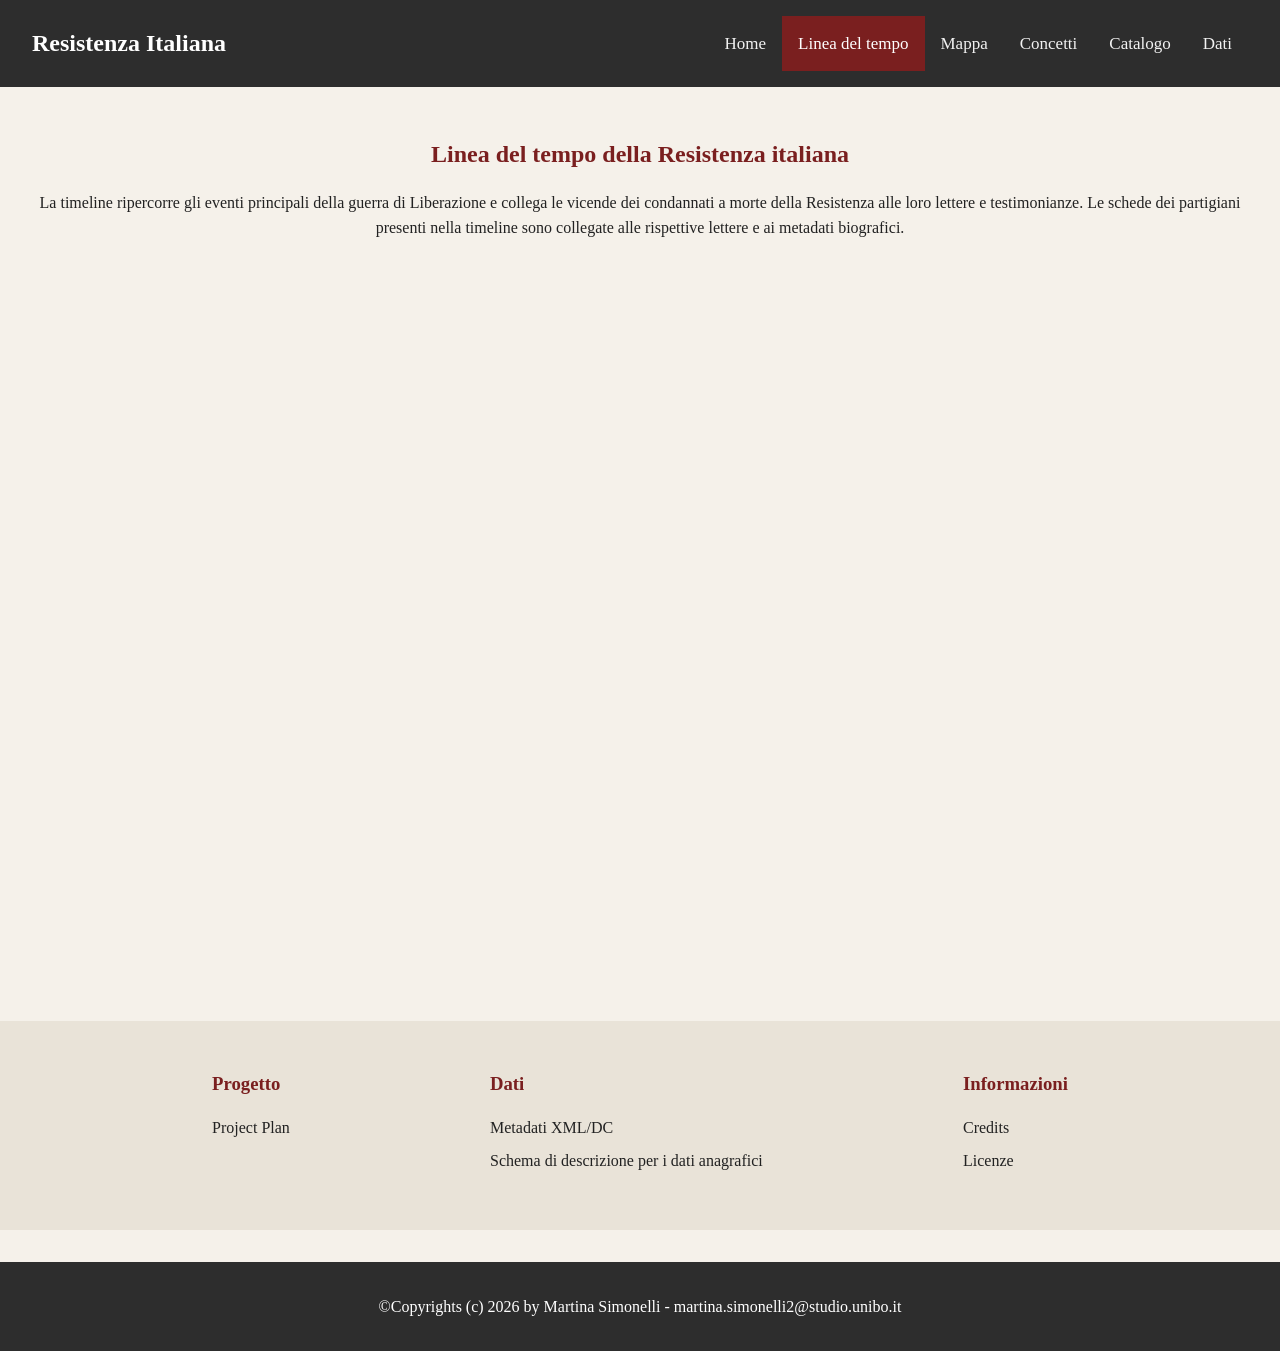
<file: Digital Humanities/linea_del_tempo.html>
<!DOCTYPE html>
<html lang="it">
<head>
  <meta charset="UTF-8">
  <meta name="viewport" content="width=device-width, initial-scale=1.0">
  <title>Lettere dei condannati a morte della Resistenza</title>
  <link rel="stylesheet" type="text/css" href="linea_del_tempo.css" />
</head>

<body>

  <header>
    <div class="logo">Resistenza Italiana</div>

    <div class="topnav">
      <a  href="home.html">Home</a>
      <a class="active" href="linea_del_tempo.html">Linea del tempo</a>
      <a href="mappa.html">Mappa</a>
      <a href="concetti.html">Concetti</a>
      <a href="catalogo.html">Catalogo</a>
      <a href="dati.html">Dati</a>
    </div>
  </header>

  <section class="timeline-section">
    <div class="timeline-intro">
      <h1>Linea del tempo della Resistenza italiana</h1>

      <p>
        La timeline ripercorre gli eventi principali della guerra di
        Liberazione e collega le vicende dei condannati a morte della
        Resistenza alle loro lettere e testimonianze. Le schede dei 
        partigiani presenti nella timeline sono collegate alle rispettive 
        lettere e ai metadati biografici.
      </p>
    </div>

    <div id="timeline-embed">
      <iframe src='https://cdn.knightlab.com/libs/timeline3/latest/embed/index.html?source=v2%3A2PACX-1vQW6Hu8KHh02mglT26IEY_tLhF5BOUYyFFxo5mP_4vUJHgEgClE7BzydbNXDUPtUQ9ZkgjSompjheoR&font=Default&lang=en&initial_zoom=2&width=100%25&height=650' width='100%' height='650' webkitallowfullscreen mozallowfullscreen allowfullscreen frameborder='0'></iframe>
    </div>
  </section>

  <section class="pre-footer">

    <div class="pre-footer-column">
        <h3>Progetto</h3>
        <ul>
            <li><a href="project-plan.html">Project Plan</a></li>
        </ul>
    </div>

    <div class="pre-footer-column">
        <h3>Dati</h3>
        <ul>
            <li><a href="metadati-progetto.xml">Metadati XML/DC</a></li>
            <li><a href="xml.html">Schema di descrizione per i dati anagrafici</a></li>
        </ul>
    </div>

    <div class="pre-footer-column">
        <h3>Informazioni</h3>
        <ul>
            <li><a href="credits.html">Credits</a></li>
            <li><a href="licenze.html">Licenze</a></li>
        </ul>
    </div>

  </section>
    <footer>
      <p>
        ©Copyrights (c) 2026 by Martina Simonelli - martina.simonelli2@studio.unibo.it
      </p>
    </footer>

</body>
</html>
</file>
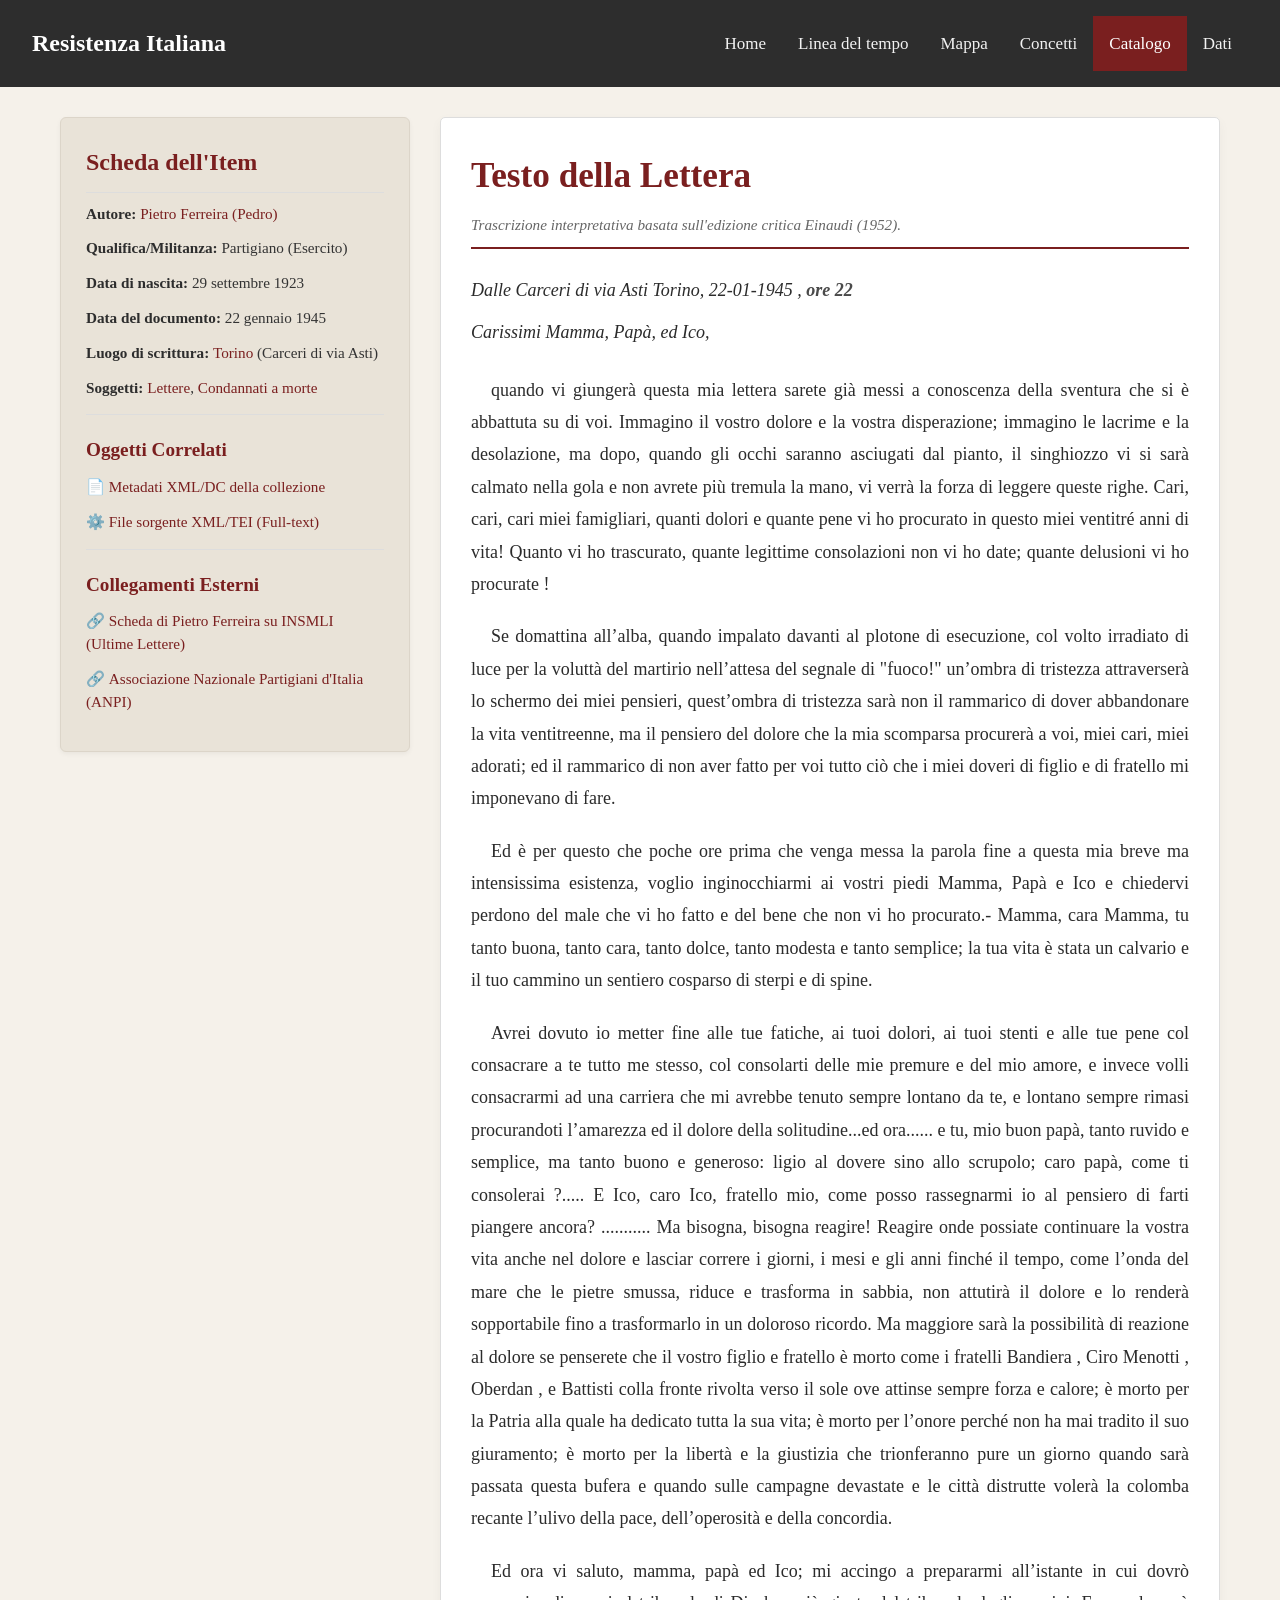
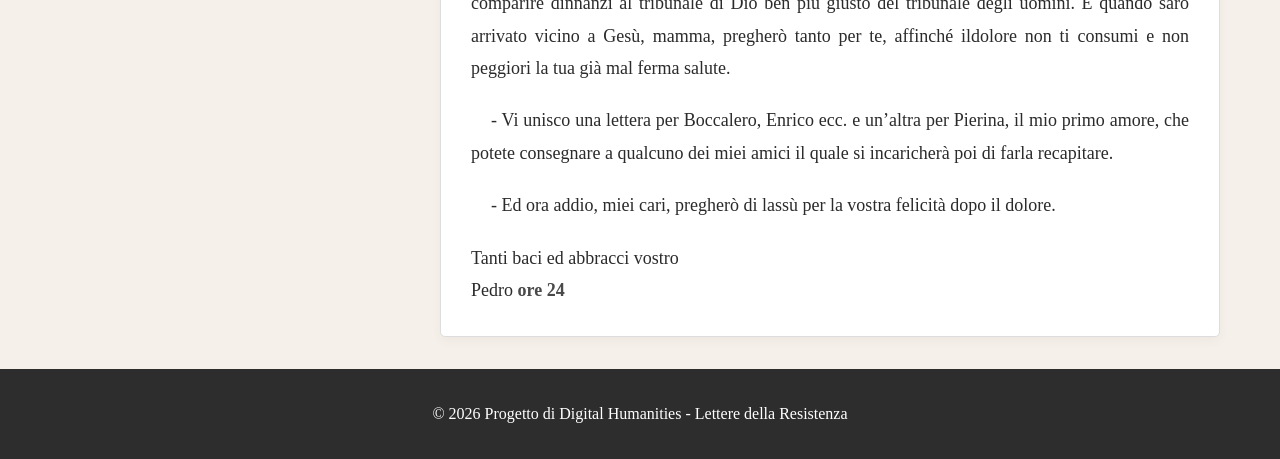
<file: Digital Humanities/pietro_ferreira (2).html>
<!DOCTYPE html>
<html lang="it">
<head>
  <meta charset="UTF-8">
  <meta name="viewport" content="width=device-width, initial-scale=1.0">
  <title>Lettera di Pietro Ferreira - Resistenza Italiana</title>
  <link rel="stylesheet" type="text/css" href="pietro_ferreira.css" />

  <link rel="schema.DC" href="http://purl.org/dc/elements/1.1/" />
  <meta name="DC.title" content="Lettera di Pietro Ferreira alla Mamma, Papà ed Ico scritta in data 22-01-1945" />
  <meta name="DC.creator" content="Pietro Ferreira" />
  <meta name="DC.subject" content="Lettere; Condannati a morte; Resistenza al nazifascismo" />
  <meta name="DC.description" content="Ultima lettera scritta da Pietro Ferreira dalle Carceri di via Asti a Torino prima della condanna a morte." />
  <meta name="DC.date" content="1945-01-22" />
  <meta name="DC.type" content="Text" />
  <meta name="DC.format" content="text/xml" />
  <meta name="DC.language" content="it" />
  <meta name="DC.coverage" content="Torino" />
</head>

<body>

  <header>
    <div class="logo">Resistenza Italiana</div>
    <div class="topnav">
      <a href="home.html">Home</a>
      <a href="linea_del_tempo.html">Linea del tempo</a>
      <a href="mappa.html">Mappa</a>
      <a href="concetti.html">Concetti</a>
      <a class="active" href="catalogo.html">Catalogo</a>
      <a href="dati.html">Dati</a>
    </div>
  </header>

  <div class="main-layout-container">
    
    <aside class="filter-sidebar">
      <h2>Scheda dell'Item</h2>
      <hr style="margin: 10px 0; border: 0; border-top: 1px solid #ddd;">
      
      <div class="metadata-group">
        <p><strong>Autore:</strong> <a href="http://viaf.org/viaf/8295175417522304080007" target="_blank" rel="dcterms:creator">Pietro Ferreira (Pedro)</a></p>
        <p><strong>Qualifica/Militanza:</strong> Partigiano (Esercito)</p>
        <p><strong>Data di nascita:</strong> 29 settembre 1923</p>
        <p><strong>Data del documento:</strong> 22 gennaio 1945</p>
        <p><strong>Luogo di scrittura:</strong> <a href="https://www.geonames.org/3165524/torino.html" target="_blank" rel="dcterms:spatial">Torino</a> (Carceri di via Asti)</p>
        <p><strong>Soggetti:</strong> 
          <a href="https://thes.bncf.firenze.sbn.it/termine.php?id=10307" target="_blank" rel="dc:subject">Lettere</a>, 
          <a href="https://thes.bncf.firenze.sbn.it/termine.php?id=20497" target="_blank" rel="dc:subject">Condannati a morte</a>
        </p>
      </div>

      <hr style="margin: 15px 0; border: 0; border-top: 1px solid #ddd;">
      
      <h3>Oggetti Correlati</h3>
      <div class="download-links" style="margin-top: 10px;">
        <p>📄 <a href="../metadati-progetto.xml" target="_blank" type="text/xml" rel="alternate">Metadati XML/DC della collezione</a></p>
        <p>⚙️ <a href="pietro_ferreira.xml" target="_blank" type="text/xml" rel="alternate">File sorgente XML/TEI (Full-text)</a></p>
      </div>

      <hr style="margin: 15px 0; border: 0; border-top: 1px solid #ddd;">

      <h3>Collegamenti Esterni</h3>
      <div class="external-links" style="font-size: 14px; margin-top: 10px;">
        <p>🔗 <a href="https://www.ultimelettere.it/?page_id=52&ricerca=215&doc=568" target="_blank" rel="dc:relation">Scheda di Pietro Ferreira su INSMLI (Ultime Lettere)</a></p>
        <p>🔗 <a href="https://www.anpi.it/" target="_blank" rel="dc:relation">Associazione Nazionale Partigiani d'Italia (ANPI)</a></p>
      </div>
    </aside>

    <main class="content-area" style="background: white; padding: 30px; border-radius: 5px; border: 1px solid #ddd;">
      <div class="letter-header" style="margin-bottom: 25px; border-bottom: 2px solid #7a1f1f; padding-bottom: 10px;">
        <h1 style="color: #7a1f1f; font-family: Georgia, serif;">Testo della Lettera</h1>
        <p style="color: #666; font-style: italic;">Trascrizione interpretativa basata sull'edizione critica Einaudi (1952).</p>
      </div>

      <article class="letter-text" style="font-size: 18px; line-height: 1.8; font-family: Georgia, serif; text-align: justify;">
       <opener>
        <dateline> 
          Dalle <placeName ref="#Torino">Carceri di via Asti Torino</placeName>, <date when="1945-01-22">22-01-1945</date> , <time when="22:00:00">ore 22</time> 
        </dateline>
        <salute>
        Carissimi Mamma, Papà, ed Ico,
        </salute>
      </opener>
      <p>
        quando vi giungerà questa mia lettera sarete già messi a conoscenza della sventura che si è abbattuta su di voi. Immagino il vostro <rs type="concept" ref="#dolore">dolore</rs> e la vostra disperazione; immagino le lacrime e la desolazione, ma dopo, quando gli occhi saranno asciugati dal pianto, il singhiozzo vi si sarà calmato nella gola e non avrete più tremula la mano, vi verrà la forza di leggere queste righe. Cari, cari, cari miei famigliari, quanti <rs type="concept" ref="#dolore">dolori</rs> e quante pene vi ho procurato in questo miei ventitré anni di vita! Quanto vi ho trascurato, quante legittime consolazioni non vi ho date; quante delusioni vi ho procurate !
      </p>
      <p>
        Se domattina all’alba, quando impalato davanti al plotone di esecuzione, col volto irradiato di luce per la voluttà del martirio nell’attesa del segnale di "fuoco!" un’ombra di tristezza attraverserà lo schermo dei miei pensieri, quest’ombra di tristezza sarà non il rammarico di dover abbandonare la vita ventitreenne, ma il pensiero del <rs type="concept" ref="#dolore">dolore</rs> che la mia scomparsa procurerà a voi, miei cari, miei adorati; ed il rammarico di non aver fatto per voi tutto ciò che i miei <rs type="concept" ref="#dovere">doveri</rs> di figlio e di fratello mi imponevano di fare.
      </p>
      <p>
        Ed è per questo che poche ore prima che venga messa la parola fine a questa mia breve ma intensissima esistenza, voglio inginocchiarmi ai vostri piedi Mamma, Papà e Ico e chiedervi <rs type="concept" ref="#perdono">perdono</rs> del male che vi ho fatto e del bene che non vi ho procurato.- Mamma, cara Mamma, tu tanto buona, tanto cara, tanto dolce, tanto modesta e tanto semplice; la tua <rs type="concept" ref="#vita">vita</rs> è stata un calvario e il tuo cammino un sentiero cosparso di sterpi e di spine.
      </p>
      <p>
        Avrei dovuto io metter fine alle tue fatiche, ai tuoi <rs type="concept" ref="#dolore">dolori</rs>, ai tuoi stenti e alle tue pene col consacrare a te tutto me stesso, col consolarti delle mie premure e del mio amore, e invece volli consacrarmi ad una carriera che mi avrebbe tenuto sempre lontano da te, e lontano sempre rimasi procurandoti l’amarezza ed il <rs type="concept" ref="#dolore">dolore</rs> della solitudine...ed ora...... e tu, mio buon papà, tanto ruvido e semplice, ma tanto buono e generoso: ligio al <rs type="concept" ref="#dovere">dovere</rs> sino allo scrupolo; caro papà, come ti consolerai ?..... E Ico, caro Ico, fratello mio, come posso rassegnarmi io al pensiero di farti piangere ancora? ........... Ma bisogna, bisogna reagire! Reagire onde possiate continuare la vostra <rs type="concept" ref="#vita">vita</rs> anche nel <rs type="concept" ref="#dolore">dolore</rs> e lasciar correre i giorni, i mesi e gli anni finché il tempo, come l’onda del mare che le pietre smussa, riduce e trasforma in sabbia, non attutirà il <rs type="concept" ref="#dolore">dolore</rs> e lo renderà sopportabile fino a trasformarlo in un doloroso ricordo. Ma maggiore sarà la possibilità di reazione al <rs type="concept" ref="#dolore">dolore</rs> se penserete che il vostro figlio e fratello è morto come i <persName ref="#Emilio_Alessandro_Bandiera #Attilio_Bandiera">fratelli Bandiera</persName> , <persName ref="#Ciro_Menotti">Ciro Menotti</persName> , <persName ref="#Guglielmo_Oberdan">Oberdan</persName> , e <persName ref="#Cesare_Battisti">Battisti</persName> colla fronte rivolta verso il sole ove attinse sempre forza e calore; è morto per la <rs type="concept" ref="#patria">Patria</rs> alla quale ha dedicato tutta la sua vita; è morto per l’onore perché non ha mai tradito il suo giuramento; è morto per la libertà e la giustizia che trionferanno pure un giorno quando sarà passata questa bufera e quando sulle campagne devastate e le città distrutte volerà la colomba recante l’ulivo della pace, dell’operosità e della concordia.
      </p>
      <p>Ed ora vi saluto, mamma, papà ed Ico; mi accingo a prepararmi all’istante in cui dovrò comparire dinnanzi al tribunale di <rs type="concept" ref="#dio">Dio</rs> ben più giusto del tribunale degli uomini. E quando sarò arrivato vicino a Gesù, mamma, pregherò tanto per te, affinché il<rs type="concept" ref="#dolore">dolore</rs> non ti consumi e non peggiori la tua già mal ferma salute.
      </p>
      <p>
       - Vi unisco una lettera per Boccalero, Enrico ecc. e un’altra per Pierina, il mio primo amore, che potete consegnare a qualcuno dei miei amici il quale si incaricherà poi di farla recapitare. 
     </p>
     <p>
      - Ed ora addio, miei cari, pregherò di lassù per la vostra felicità dopo il <rs type="concept" ref="#dolore">dolore</rs>.
    </p>
    <closer>
      <salute>
      Tanti baci ed abbracci vostro
    </salute>
    <signed>
      <persName ref="#Pietro_Ferreira">Pedro</persName>
    </signed>
    <time when="00:00:00">ore 24</time>
  </closer> 
</article>
</main>
</div>

  <footer style="background-color: #2d2d2d; color: white; text-align: center; padding: 2rem; margin-top: 2rem;">
    <p>© 2026 Progetto di Digital Humanities - Lettere della Resistenza</p>
  </footer>

</body>
</html>
</file>
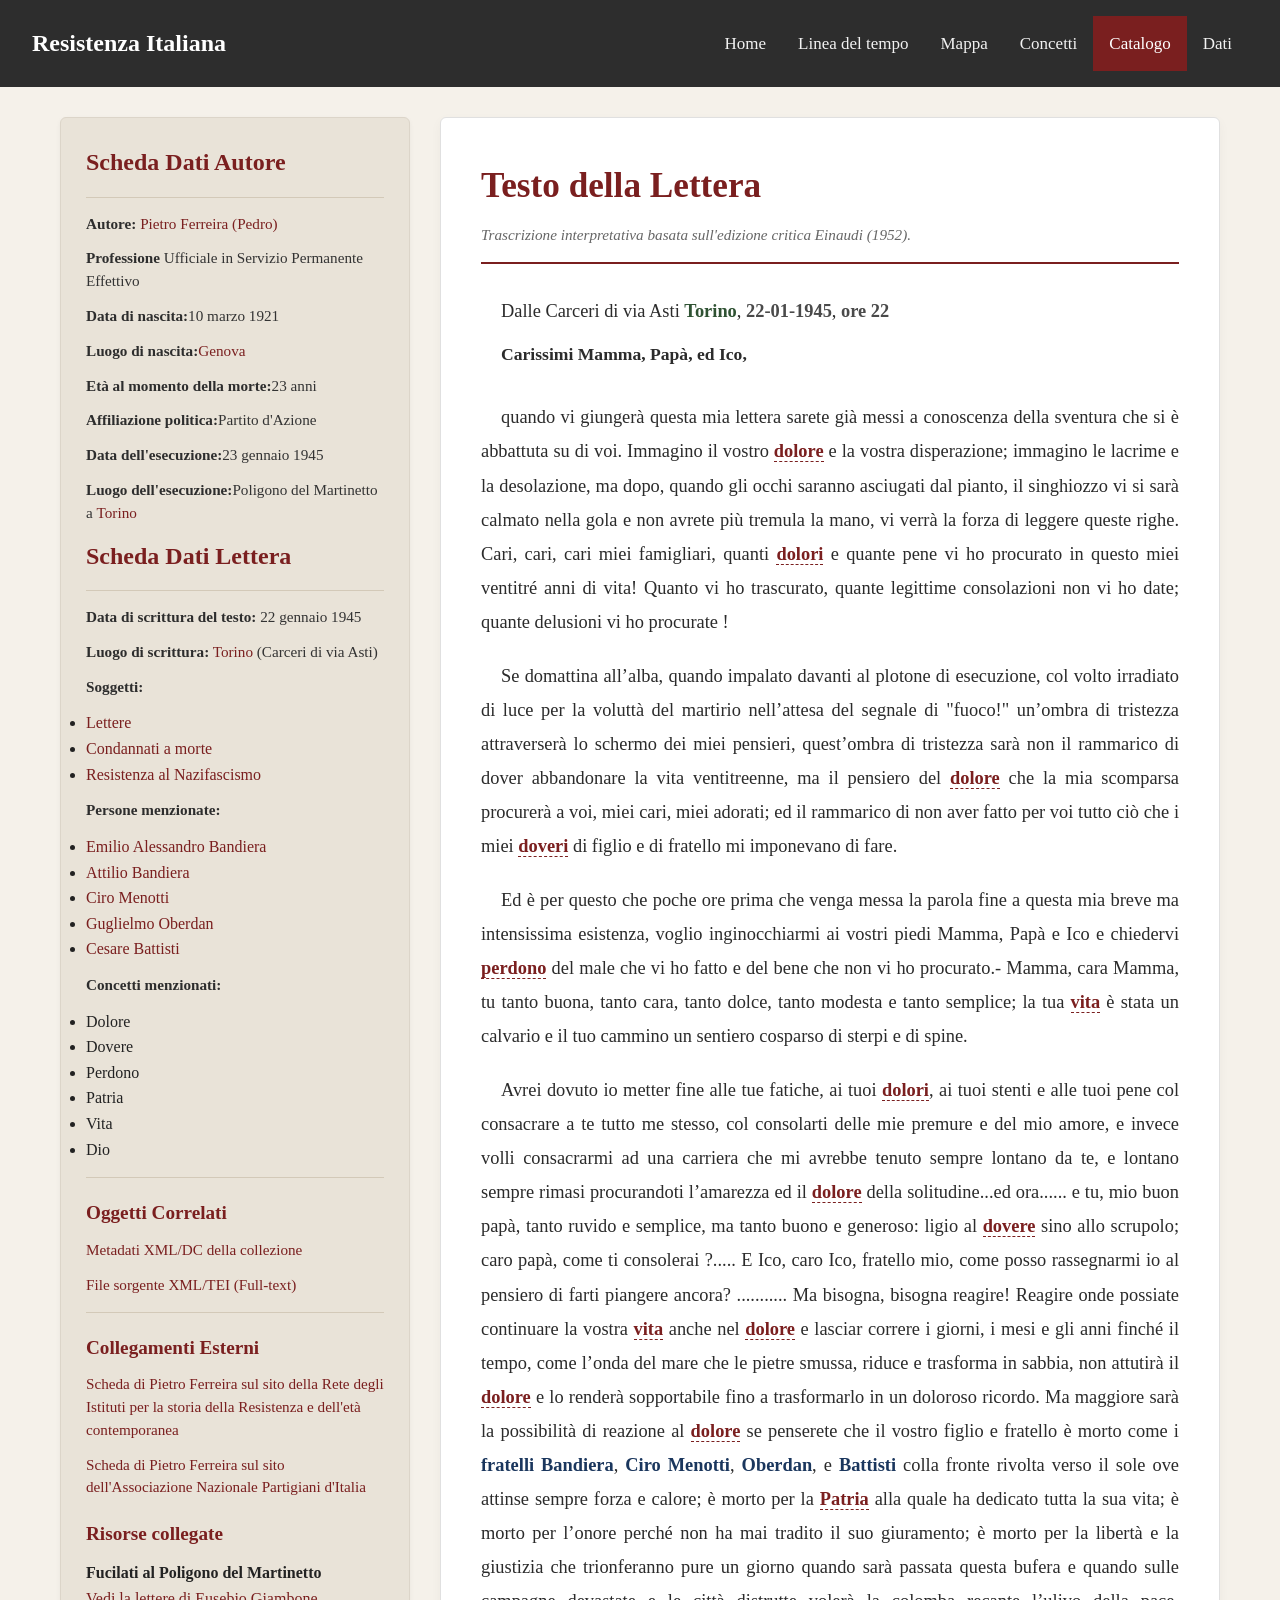
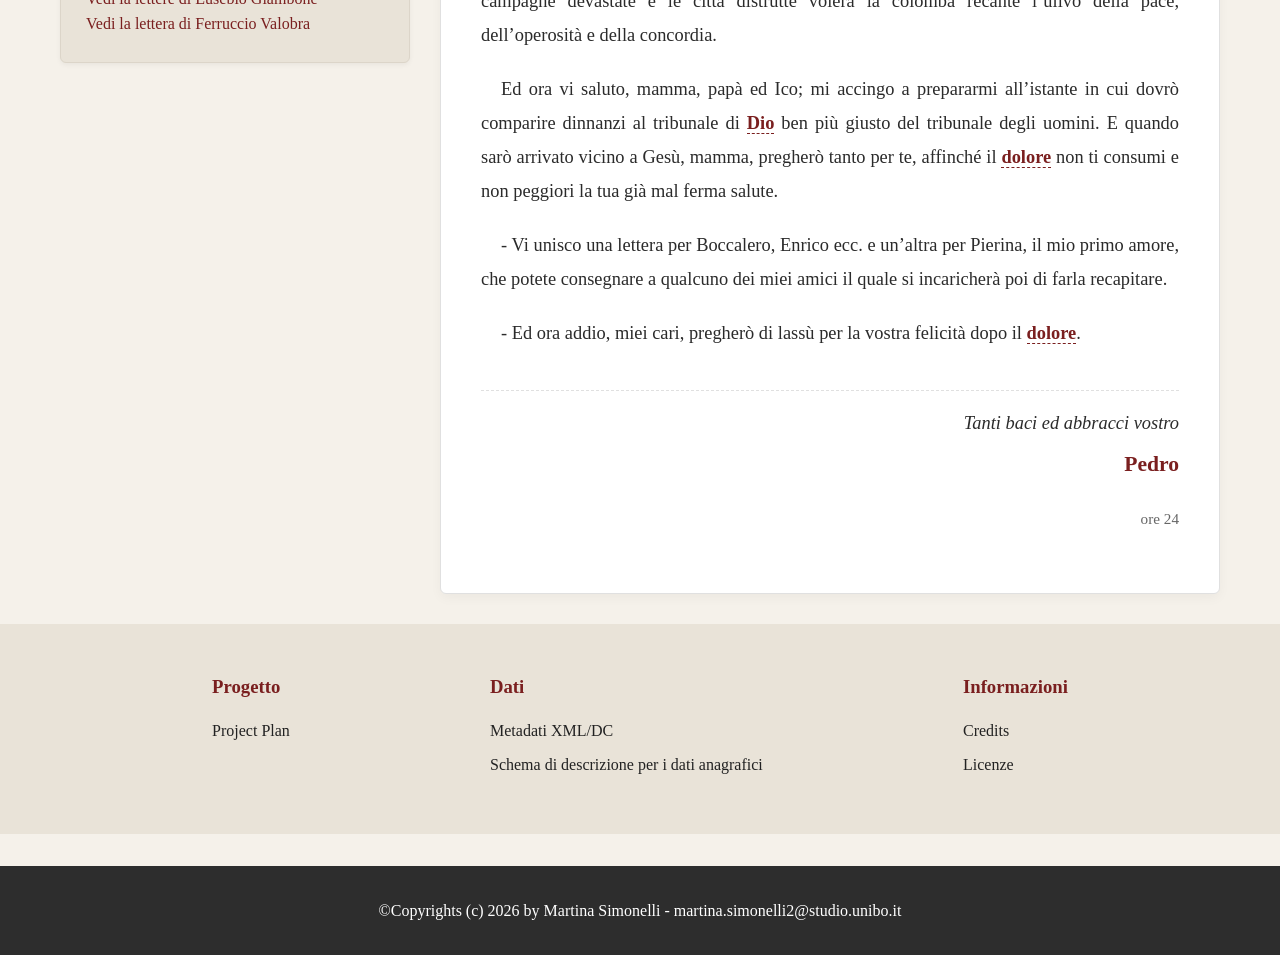
<file: Digital Humanities/pietro_ferreira.html>
<!DOCTYPE html>
<html lang="it">
<head>
  <meta charset="UTF-8">
  <meta name="viewport" content="width=device-width, initial-scale=1.0">
  <title>Lettera di Pietro Ferreira - Resistenza Italiana</title>
  <link rel="stylesheet" type="text/css" href="pietro_ferreira.css" />

  <link rel="schema.DC" href="http://purl.org/dc/elements/1.1/" />
  <meta name="DC.title" content="Lettera di Pietro Ferreira alla Mamma, Papà ed Ico scritta in data 22-01-1945" />
  <meta name="DC.creator" content="Pietro Ferreira" />
  <meta name="DC.subject" content="Lettere; Condannati a morte; Resistenza al nazifascismo" />
  <meta name="DC.description" content="Ultima lettera scritta da Pietro Ferreira dalle Carceri di via Asti a Torino prima della condanna a morte." />
  <meta name="DC.date" content="1945-01-22" />
  <meta name="DC.type" content="Text" />
  <meta name="DC.format" content="text/xml" />
  <meta name="DC.language" content="it" />
  <meta name="DC.coverage" content="Torino" />
</head>

<body>

  <header>
    <div class="logo">Resistenza Italiana</div>
    <div class="topnav">
      <a href="home.html">Home</a>
      <a href="linea_del_tempo.html">Linea del tempo</a>
      <a href="mappa.html">Mappa</a>
      <a href="concetti.html">Concetti</a>
      <a class="active" href="catalogo.html">Catalogo</a>
      <a href="dati.html">Dati</a>
    </div>
  </header>

  <div class="main-layout-container">
    
    <aside class="filter-sidebar">

      <h2>Scheda Dati Autore</h2>
      <hr>
      
      <div class="metadata-group">
        <p><strong>Autore:</strong> <a href="http://viaf.org/viaf/8295175417522304080007" target="_blank" rel="dcterms:creator">Pietro Ferreira (Pedro)</a></p>
        <p><strong>Professione</strong> Ufficiale in Servizio Permanente Effettivo</p>
        <p><strong>Data di nascita:</strong>10 marzo 1921</p>
        <p><strong>Luogo di nascita:</strong><a href="https://www.geonames.org/3176219/genoa.html" target="_blank">Genova</a></p>
        <p><strong>Età al momento della morte:</strong>23 anni</p>
        <p><strong>Affiliazione politica:</strong>Partito d'Azione</p>
        <p><strong>Data dell'esecuzione:</strong>23 gennaio 1945</p>
        <p><strong>Luogo dell'esecuzione:</strong>Poligono del Martinetto a <a href="https://www.geonames.org/3165524/torino.html" target="_blank">Torino</p>
      </div>

      <h2>Scheda Dati Lettera</h2>
      <hr>

      <div class="metadata-group">
        <p><strong>Data di scrittura del testo:</strong> 22 gennaio 1945</p>
        <p><strong>Luogo di scrittura:</strong> <a href="https://www.geonames.org/3165524/torino.html" target="_blank" rel="dcterms:spatial">Torino</a> (Carceri di via Asti)</p>
        <p><strong>Soggetti:</strong> 
          <ul>
            <li>
              <a href="https://thes.bncf.firenze.sbn.it/termine.php?id=10307" target="_blank" rel="dc:subject">Lettere</a>
            </li>
            <li>
              <a href="https://thes.bncf.firenze.sbn.it/termine.php?id=20497" target="_blank" rel="dc:subject">Condannati a morte</a>
            </li>
            <li>
              <a href="https://thes.bncf.firenze.sbn.it/termine.php?id=58559" target="_blank" rel="dc:subject">Resistenza al Nazifascismo</a>
            </li>
          </ul>
        </p>
        <p><strong>Persone menzionate:</strong>
          <ul>
            <li>
              <a href="http://viaf.org/viaf/307351656" target="_blank">Emilio Alessandro Bandiera</a>
            </li>
            <li>
              <a href="http://viaf.org/viaf/37713672" target="_blank">Attilio Bandiera</a>
            </li>
            <li>
              <a href="http://viaf.org/viaf/88725379" target="_blank">Ciro Menotti</a>
            </li>
            <li>
              <a href="http://viaf.org/viaf/30478831" target="_blank">Guglielmo Oberdan</a>
           </li>
            <li>
              <a href="http://viaf.org/viaf/19640" target="_blank">Cesare Battisti</a>
            </li>
          </ul>
        </p>
        <p><strong>Concetti menzionati:</strong>
          <ul>
            <li>Dolore</li>
            <li>Dovere</li>
            <li>Perdono</li>
            <li>Patria</li>
            <li>Vita</li>
            <li>Dio</li>
          </ul>
        </p>
      </div>

      <hr>
      
      <h3>Oggetti Correlati</h3>
      <div class="download-links">
        <p><a href="metadati-progetto.xml" target="_blank" type="text/xml" rel="alternate">Metadati XML/DC della collezione</a></p>
        <p><a href="pietro_ferreira.xml" target="_blank" type="text/xml" rel="alternate">File sorgente XML/TEI (Full-text)</a></p>
      </div>

      <hr>

      <h3>Collegamenti Esterni</h3>
      <div class="external-links">
        <p><a href="https://www.ultimelettere.it/?page_id=52&ricerca=215&doc=568" target="_blank" rel="dc:relation">Scheda di Pietro Ferreira sul sito della Rete degli Istituti per la storia della Resistenza e dell'età contemporanea</a></p>
        <p><a href="https://www.anpi.it/biografia/pedro-ferreira" target="_blank" rel="dc:relation">Scheda di Pietro Ferreira sul sito dell'Associazione Nazionale Partigiani d'Italia</a></p>
      </div>

      <h3>Risorse collegate</h3>
      <h4>Fucilati al Poligono del Martinetto</h4>
      <div class="linked-resources">
        <p><a href="lettere/eusebio_giambone.xml" target="_blank">Vedi la lettere di Eusebio Giambone</a></p>
        <p><a href="lettere/ferruccio_valobra.xml" target="_blank">Vedi la lettera di Ferruccio Valobra</a></p>
      </div>
    </aside>

    <main class="content-area">
      <div class="letter-header">
        <h1>Testo della Lettera</h1>
        <p>Trascrizione interpretativa basata sull'edizione critica Einaudi (1952).</p>
      </div>

      <article class="letter-text">
          <div class="letter-opener">
            <p class="dateline"> 
              Dalle Carceri di via Asti <span class="place">Torino</span>, 
            <time datetime="1945-01-22">22-01-1945</time>, 
              <time datetime="22:00">ore 22</time> 
            </p>
            <p class="salute">Carissimi Mamma, Papà, ed Ico,</p>
          </div>
            <p>
              quando vi giungerà questa mia lettera sarete già messi a conoscenza della sventura che si è abbattuta su di voi. Immagino il vostro <span class="concept" title="Dolore">dolore</span> e la vostra disperazione; immagino le lacrime e la desolazione, ma dopo, quando gli occhi saranno asciugati dal pianto, il singhiozzo vi si sarà calmato nella gola e non avrete più tremula la mano, vi verrà la forza di leggere queste righe. Cari, cari, cari miei famigliari, quanti <span class="concept" title="Dolore">dolori</span> e quante pene vi ho procurato in questo miei ventitré anni di vita! Quanto vi ho trascurato, quante legittime consolazioni non vi ho date; quante delusioni vi ho procurate !
            </p>
  
            <p>
              Se domattina all’alba, quando impalato davanti al plotone di esecuzione, col volto irradiato di luce per la voluttà del martirio nell’attesa del segnale di "fuoco!" un’ombra di tristezza attraverserà lo schermo dei miei pensieri, quest’ombra di tristezza sarà non il rammarico di dover abbandonare la vita ventitreenne, ma il pensiero del <span class="concept" title="Dolore">dolore</span> che la mia scomparsa procurerà a voi, miei cari, miei adorati; ed il rammarico di non aver fatto per voi tutto ciò che i miei <span class="concept" title="Dovere">doveri</span> di figlio e di fratello mi imponevano di fare.
            </p>
  
            <p>
              Ed è per questo che poche ore prima che venga messa la parola fine a questa mia breve ma intensissima esistenza, voglio inginocchiarmi ai vostri piedi Mamma, Papà e Ico e chiedervi <span class="concept" title="Perdono">perdono</span> del male che vi ho fatto e del bene che non vi ho procurato.- Mamma, cara Mamma, tu tanto buona, tanto cara, tanto dolce, tanto modesta e tanto semplice; la tua <span class="concept" title="Vita">vita</span> è stata un calvario e il tuo cammino un sentiero cosparso di sterpi e di spine.
            </p>
  
            <p>
                Avrei dovuto io metter fine alle tue fatiche, ai tuoi <span class="concept" title="Dolore">dolori</span>, ai tuoi stenti e alle tuoi pene col consacrare a te tutto me stesso, col consolarti delle mie premure e del mio amore, e invece volli consacrarmi ad una carriera che mi avrebbe tenuto sempre lontano da te, e lontano sempre rimasi procurandoti l’amarezza ed il <span class="concept" title="Dolore">dolore</span> della solitudine...ed ora...... e tu, mio buon papà, tanto ruvido e semplice, ma tanto buono e generoso: ligio al <span class="concept" title="Dovere">dovere</span> sino allo scrupolo; caro papà, come ti consolerai ?..... E Ico, caro Ico, fratello mio, come posso rassegnarmi io al pensiero di farti piangere ancora? ........... Ma bisogna, bisogna reagire! Reagire onde possiate continuare la vostra <span class="concept" title="Vita">vita</span> anche nel <span class="concept" title="Dolore">dolore</span> e lasciar correre i giorni, i mesi e gli anni finché il tempo, come l’onda del mare che le pietre smussa, riduce e trasforma in sabbia, non attutirà il <span class="concept" title="Dolore">dolore</span> e lo renderà sopportabile fino a trasformarlo in un doloroso ricordo. Ma maggiore sarà la possibilità di reazione al <span class="concept" title="Dolore">dolore</span> se penserete che il vostro figlio e fratello è morto come i <a href="https://www.treccani.it/enciclopedia/attilio-ed-emilio-bandiera/" target="_blank" class="person-link">fratelli Bandiera</a>, <a href="https://www.treccani.it/enciclopedia/ciro-menotti/?search=Men%C3%B2tti,%20Ciro" target="_blank" class="person-link">Ciro Menotti</a>, <a href="https://www.treccani.it/enciclopedia/guglielmo-oberdan/" target="_blank" class="person-link">Oberdan</a>, e <a href="https://www.treccani.it/enciclopedia/cesare-battisti/?search=Battisti,%20Cesare" target="_blank" class="person-link">Battisti</a> colla fronte rivolta verso il sole ove attinse sempre forza e calore; è morto per la <span class="concept" title="Patria">Patria</span> alla quale ha dedicato tutta la sua vita; è morto per l’onore perché non ha mai tradito il suo giuramento; è morto per la libertà e la giustizia che trionferanno pure un giorno quando sarà passata questa bufera e quando sulle campagne devastate e le città distrutte volerà la colomba recante l’ulivo della pace, dell’operosità e della concordia.
            </p>
  
            <p>
                Ed ora vi saluto, mamma, papà ed Ico; mi accingo a prepararmi all’istante in cui dovrò comparire dinnanzi al tribunale di <span class="concept" title="Dio">Dio</span> ben più giusto del tribunale degli uomini. E quando sarò arrivato vicino a Gesù, mamma, pregherò tanto per te, affinché il <span class="concept" title="Dolore">dolore</span> non ti consumi e non peggiori la tua già mal ferma salute.
            </p>
  
            <p>
                - Vi unisco una lettera per Boccalero, Enrico ecc. e un’altra per Pierina, il mio primo amore, che potete consegnare a qualcuno dei miei amici il quale si incaricherà poi di farla recapitare. 
            </p>
  
            <p>
                - Ed ora addio, miei cari, pregherò di lassù per la vostra felicità dopo il <span class="concept" title="Dolore">dolore</span>.
            </p>
           <div class="letter-closer">
            <p class="salute">Tanti baci ed abbracci vostro</p>
            <p class="signed"><span class="author-signature">Pedro</span></p>
            <p class="time-end"><time datetime="00:00">ore 24</time></p>
          </div> 
      </article>
    </main>
  </div>
<section class="pre-footer">

    <div class="pre-footer-column">
        <h3>Progetto</h3>
        <ul>
            <li><a href="project-plan.html">Project Plan</a></li>
        </ul>
    </div>

    <div class="pre-footer-column">
        <h3>Dati</h3>
        <ul>
            <li><a href="metadati-progetto.xml">Metadati XML/DC</a></li>
            <li><a href="xml.html">Schema di descrizione per i dati anagrafici</a></li>
        </ul>
    </div>

    <div class="pre-footer-column">
        <h3>Informazioni</h3>
        <ul>
            <li><a href="credits.html">Credits</a></li>
            <li><a href="licenze.html">Licenze</a></li>
        </ul>
    </div>

  </section>
    <footer>
      <p>
        ©Copyrights (c) 2026 by Martina Simonelli - martina.simonelli2@studio.unibo.it
      </p>
    </footer>
</body>
</html>
</file>
<file: Digital Humanities/catalogo.css>
* {
      margin: 0;
      padding: 0;
      box-sizing: border-box;
    }

    body {
      font-family: Georgia, serif;
      background-color: #f5f1ea;
      color: #222;
      line-height: 1.6;
    }

    header {
      position: sticky;
      top: 0;
      z-index: 1000;
      background-color: #2d2d2d;
      color: white;
      padding: 1rem 2rem;
      display: flex;
      justify-content: space-between;
      align-items: center;
    }

    .logo {
      font-size: 1.5rem;
      font-weight: bold;
    }

    .topnav {
      overflow: hidden;
      background-color: #2d2d2d;
    }

    .topnav a {
      float: left;
      color: #f2f2f2;
      text-align: center;
      padding: 14px 16px;
      text-decoration: none;
      font-size: 17px;
    }

    .topnav a:hover {
      background-color: #ddd;
      color: black;
    }

    .topnav a.active {
      background-color: #7a1f1f;
      color: white;
    }

    .search-container {
      position: relative;
      width: 100%;
    }

    #myInput {
      background-position: 10px 12px; 
      background-repeat: no-repeat;
      width: 100%; 
      font-size: 16px; 
      padding: 12px 20px 12px 40px; 
      border: 1px solid #ddd; 
      margin-bottom: 0; 
      box-sizing: border-box;
    }

    #myUL {
      list-style-type: none;
      padding: 0;
      margin: 0;

      display: none;        
      position: absolute;   
      top: 100%;            
      left: 0;
      width: 100%;          
      z-index: 999;         
      box-shadow: 0px 4px 6px rgba(0,0,0,0.1); 
   }

    #myUL li a {
      border: 1px solid #ddd; 
      margin-top: -1px; 
      background-color: #f6f6f6; 
      padding: 12px; 
      text-decoration: none; 
      font-size: 18px; 
      color: black;
      display: block; 
    }

    #myUL li a:hover:not(.header) {
      background-color: #eee;
    }

    .main-layout-container {
      display: flex;
      max-width: 1200px;
      margin: 20px auto;
      padding: 0 20px;
      gap: 30px; 
    }

    .filter-sidebar {
      flex: 0 0 260px;
      background-color: #e9e3d8;
      border: 1px solid #d4cbbd;
      border-radius: 6px;
      padding: 20px;
      height: fit-content;
    }

    .filter-sidebar h3 {
      color: #7a1f1f;
      margin-bottom: 20px;
      border-bottom: 2px solid #7a1f1f;
      padding-bottom: 8px;
      font-size: 1.2rem;
    }

    .filter-group {
      margin-bottom: 25px;
    }

    .filter-group h4 {
      color: #2d2d2d;
      font-size: 1rem;
      margin-bottom: 10px;
      font-weight: bold;
    }

    .filter-option {
      display: flex;
      align-items: center;
      margin-bottom: 8px;
      gap: 8px;
    }

    .filter-option input[type="checkbox"] {
      accent-color: #7a1f1f;
      cursor: pointer;
    }

    .filter-option label {
      cursor: pointer;
      font-size: 0.95rem;
    }

    .filter-button {
      width: 100%;
      margin-top: 10px;
      padding: 8px;

      background-color: #7a1f1f;
      color: white;

      border: none;
      border-radius: 4px;

      cursor: pointer;
      transition: 0.3s;
    }

    .filter-button:hover {
      background-color: #5d1717;
    }

    .content-area {
      flex: 1; 
      display: flex;
      flex-direction: column;
      gap: 20px;
    }

    .cards-grid {
      display: grid;
      grid-template-columns: repeat(3, 1fr); 
      gap: 10px; 
    }

    .card {
      box-shadow: 0 4px 8px 0 rgba(0,0,0,0.2);
      transition: 0.3s;
      max-width: 200px;
      display: flex;
      flex-direction: column;
    }

    .card:hover {
      box-shadow: 0 8px 16px 0 rgba(0,0,0,0.2);
    }

    .img-container {
      position: relative;
    }

    .img-container img {
      width: 100%;
      height: 250px;
      object-fit: cover;
      display: block;
    }

    .container {
      padding: 10px 16px;
      min-height: 80px;
    }

    .overlay {
      position: absolute;
      top: 0;
      bottom: 0;
      left: 0;
      right: 0;
      height: 100%;
      width: 100%;
      opacity: 0;
      transition: .5s ease;
      background-color: rgba(122, 31, 31, 0.9);
      display: flex;
      justify-content: center;
      align-items: center;
    }

    .overlay a {
      color: white;
      text-decoration: none;
    }

    .img-container:hover .overlay {
      opacity: 1;
    }

    .text {
      color: white;
      font-size: 20px;
      position: absolute;
      top: 50%;
      left: 50%;
      -webkit-transform: translate(-50%, -50%);
      -ms-transform: translate(-50%, -50%);
      transform: translate(-50%, -50%);
      text-align: center;
    }

    .pre-footer {
      background-color: #e9e3d8;
      padding: 3rem 10%;
      display: flex;
      justify-content: space-around;
      flex-wrap: wrap;
      gap: 2rem;
    }

    .pre-footer-column h3 {
      color: #7a1f1f;
      margin-bottom: 1rem;
    }

    .pre-footer-column ul {
      list-style: none;
    }

    .pre-footer-column li {
      margin-bottom: 0.5rem;
    }

    .pre-footer-column a {
      text-decoration: none;
      color: #222;
    }

    .pre-footer-column a:hover {
      color: #7a1f1f;
    }
    
    footer {
      background-color: #2d2d2d;
      color: white;
      text-align: center;
      padding: 2rem;
      margin-top: 2rem;
    }

    @media (max-width: 768px) {
      
      header {
        flex-direction: column;
        gap: 1rem;
    }
</file>
<file: Digital Humanities/concetti.css>
* {
      margin: 0;
      padding: 0;
      box-sizing: border-box;
    }

    body {
      font-family: Georgia, serif;
      background-color: #f5f1ea;
      color: #222;
      line-height: 1.6;
    }

    header {
      position: sticky;
      top: 0;
      z-index: 1000;
      background-color: #2d2d2d;
      color: white;
      padding: 1rem 2rem;
      display: flex;
      justify-content: space-between;
      align-items: center;
    }

    .logo {
      font-size: 1.5rem;
      font-weight: bold;
    }

    .topnav {
      overflow: hidden;
      background-color: #2d2d2d;
    }

    .topnav a {
      float: left;
      color: #f2f2f2;
      text-align: center;
      padding: 14px 16px;
      text-decoration: none;
      font-size: 17px;
    }

    .topnav a:hover {
      background-color: #ddd;
      color: black;
    }

    .topnav a.active {
      background-color: #7a1f1f;
      color: white;
    }

    .concetti {

    max-width: 1200px;
    margin: 40px auto;
    padding: 20px;

    }

    .concetti h1 {

    text-align: center;
    margin-bottom: 10px;

    }

    .intro {

    text-align: center;
    margin-bottom: 40px;

    }

    .contenitore-treemap {

    display: grid;
    grid-template-columns: repeat(12, 1fr);
    grid-template-rows: repeat(5, 120px);

    }

    .tile {

    display: flex;

    flex-direction: column;

    justify-content: center;

    align-items: center;

    color: white;

    cursor: pointer;

    transition: 0.3s;

    border: 3px solid #f5f1ea;
    }

    .tile:hover {

    transform: scale(1.03);

    filter: brightness(1.05);

    }

    .tile span {

    font-size: 1.4rem;

    font-weight: bold;

    }

    .tile small {

    font-size: 0.9rem;

    opacity: 0.9;

    }

    .rosso-scuro {
    background-color: #6b1d1d;
    }

    .rosso {
    background-color: #8b2f2f;
    }

    .rosso-medio {
    background-color: #a64545;
    }

    .rosso-chiaro {
    background-color: #bf6666;
    }

    .dio {

    grid-column: 1 / 7;
    grid-row: 1 / 3;

    }

    .vita {

    grid-column: 7 / 13;
    grid-row: 1 / 3;

    }

    .dolore {

    grid-column: 1 / 7;
    grid-row: 3 / 5;

    }
    
    .dovere {

    grid-column: 7 / 10;
    grid-row: 3 / 4;

    }

    .perdono {

    grid-column: 10 / 13;
    grid-row: 3 / 4;

    }

    .fede {

    grid-column: 7 / 9;
    grid-row: 4 / 5;

    }

    .coscienza {

    grid-column: 9 / 11;
    grid-row: 4 / 5;

    }

    .coraggio {

    grid-column: 11 / 13;
    grid-row: 4 / 5;

    }

    .ideale {

    grid-column: 1 / 4;
    grid-row: 5 / 6;

    }

    .patria {

    grid-column: 4 / 7;
    grid-row: 5 / 6;

    }

    .sacrificio {

    grid-column: 7 / 10;
    grid-row: 5 / 6;

    }

    .avvenire {

    grid-column: 10 / 13;
    grid-row: 5 / 6;

    }

    #risultati {

    scroll-margin-top: 100px;

    max-width: 1100px;

    margin: 40px auto;

    padding: 30px;

    background: white;

    border-radius: 10px;

    box-shadow: 0 2px 10px rgba(0,0,0,0.15);

    min-height: 150px;

}
    #risultati ul {

    padding-left: 20px;

    }

    #risultati a {

    text-decoration: none;

    }

    #risultati a:hover {

    text-decoration: underline;

    }

    .pre-footer {
      background-color: #e9e3d8;
      padding: 3rem 10%;
      display: flex;
      justify-content: space-around;
      flex-wrap: wrap;
      gap: 2rem;
    }

    .pre-footer-column h3 {
      color: #7a1f1f;
      margin-bottom: 1rem;
    }

    .pre-footer-column ul {
      list-style: none;
    }

    .pre-footer-column li {
      margin-bottom: 0.5rem;
    }

    .pre-footer-column a {
      text-decoration: none;
      color: #222;
    }

    .pre-footer-column a:hover {
      color: #7a1f1f;
    }
    
    footer {
      background-color: #2d2d2d;
      color: white;
      text-align: center;
      padding: 2rem;
      margin-top: 2rem;
    }

    @media (max-width: 768px) {
      
      header {
        flex-direction: column;
        gap: 1rem;
      }
    }
</file>
<file: Digital Humanities/dati.css>
* {
  margin: 0;
  padding: 0;
  box-sizing: border-box;
}

body {
  font-family: Georgia, serif;
  background-color: #f5f1ea;
  color: #222;
  line-height: 1.6;
}

header {
  position: sticky;
  top: 0;
  z-index: 1000;
  background-color: #2d2d2d;
  color: white;
  padding: 1rem 2rem;
  display: flex;
  justify-content: space-between;
  align-items: center;
}

.logo {
  font-size: 1.5rem;
  font-weight: bold;
}

.topnav a {
  float: left;
  color: #f2f2f2;
  text-align: center;
  padding: 14px 16px;
  text-decoration: none;
  font-size: 17px;
}

.topnav a:hover {
  background-color: #ddd;
  color: black;
}

.topnav a.active {
  background-color: #7a1f1f;
  color: white;
}

.dati-container {
  max-width: 1000px;
  margin: 40px auto;
  padding: 0 20px;
}

.dati-intro {
  background-color: white;
  padding: 30px;
  border-radius: 6px;
  border: 1px solid #ddd;
  margin-bottom: 30px;
  text-align: center;
}

.dati-intro h1 {
  color: #7a1f1f;
  margin-bottom: 15px;
}

.metadata-table {
  width: 100%;
  border-collapse: collapse;
  margin-top: 10px;
  background-color: #ffffff;
  font-family: Georgia, serif;
  box-shadow: 0 2px 5px rgba(0, 0, 0, 0.05);
  border-radius: 4px;
  overflow: hidden;
}

.metadata-table th, 
.metadata-table td {
  padding: 14px 18px;
  text-align: left;
  border-bottom: 1px solid #e9e3d8;
  vertical-align: middle;
}

.metadata-table th {
  background-color: #e9e3d8;
  color: #7a1f1f;
  font-weight: bold;
  font-size: 0.9rem;
  text-transform: uppercase;
  letter-spacing: 0.5px;
  border-bottom: 2px solid #7a1f1f;
}

.metadata-table td strong {
  color: #7a1f1f;
  font-size: 0.95rem;
}

.metadata-table tr:nth-child(even) {
  background-color: #fcfbfa;
}

.metadata-table tr:hover {
  background-color: #f5f1ea;
  transition: background-color 0.2s ease;
}

.xml-button {
  display: inline-block;
  background-color: #7a1f1f;
  color: white;
  text-decoration: none;
  padding: 12px 24px;
  border-radius: 4px;
  font-weight: bold;
  margin-top: 15px;
  transition: background-color 0.2s;
}

.xml-button:hover {
  background-color: #5a1616;
}

.dati-section {
  width: 100%;
  overflow-x: auto;
  margin-bottom: 40px;
}

#metadataTable {
  width: 100%;
  border-collapse: collapse;
  background: #ffffff;
  font-family: Georgia, serif;
  font-size: 0.9rem;
  box-shadow: 0 4px 10px rgba(0, 0, 0, 0.05);
  border-radius: 4px;
  overflow: hidden;
}

#metadataTable th {
  background: #7a1f1f;
  color: #ffffff;
  padding: 14px 12px;
  font-weight: bold;
  text-align: left;
  font-size: 0.85rem;
  text-transform: uppercase;
  letter-spacing: 0.5px;
  border-bottom: 3px solid #5a1616;
  white-space: nowrap;
}

#metadataTable td {
  padding: 12px 12px;
  color: #222222;
  border-bottom: 1px solid #e9e3d8;
  line-height: 1.4;
  vertical-align: middle;
}

#metadataTable tr:nth-child(even) {
  background-color: #fcfbfa;
}

#metadataTable tr:hover {
  background-color: #f5f1ea;
  transition: background-color 0.2s ease;
}

#metadataTable code {
  font-family: monospace;
  background: #f0f0f0;
  padding: 2px 6px;
  border-radius: 3px;
  color: #a02020;
  font-size: 0.8rem;
}

#metadataTable a {
  color: #7a1f1f;
  text-decoration: none;
  font-weight: bold;
  border-bottom: 1px dashed #7a1f1f;
}

#metadataTable a:hover {
  color: #222222;
  border-bottom: 1px solid #222222;
  background-color: rgba(122, 31, 31, 0.05);
}

@media screen and (max-width: 1024px) {
  #metadataTable th, #metadataTable td {
    padding: 10px 8px;
    font-size: 0.85rem;
  }
}

.pre-footer {
  background-color: #e9e3d8;
  padding: 3rem 10%;
  display: flex;
  justify-content: space-around;
  flex-wrap: wrap;
  gap: 2rem;
}

.pre-footer-column h3 {
  color: #7a1f1f;
  margin-bottom: 1rem;
}

.pre-footer-column ul {
  list-style: none;
}

.pre-footer-column ul li a {
  color: #222;
  text-decoration: none;
}

.pre-footer-column ul li a:hover {
  text-decoration: underline;
}


    footer {
      background-color: #2d2d2d;
      color: white;
      text-align: center;
      padding: 2rem;
      margin-top: 2rem;
    }

    @media (max-width: 768px) {
      
      header {
        flex-direction: column;
        gap: 1rem;
      }
    }
</file>
<file: Digital Humanities/linea_del_tempo.css>
* {
      margin: 0;
      padding: 0;
      box-sizing: border-box;
    }

    body {
      font-family: Georgia, serif;
      background-color: #f5f1ea;
      color: #222;
      line-height: 1.6;
    }

    header {
      position: sticky;
      top: 0;
      z-index: 1000;
      background-color: #2d2d2d;
      color: white;
      padding: 1rem 2rem;
      display: flex;
      justify-content: space-between;
      align-items: center;
    }

    .logo {
      font-size: 1.5rem;
      font-weight: bold;
    }

    .topnav {
      overflow: hidden;
      background-color: #2d2d2d;
    }

    .topnav a {
      float: left;
      color: #f2f2f2;
      text-align: center;
      padding: 14px 16px;
      text-decoration: none;
      font-size: 17px;
    }

    .topnav a:hover {
      background-color: #ddd;
      color: black;
    }

    .topnav a.active {
      background-color: #7a1f1f;
      color: white;
    }

    .timeline-section {
    max-width: 1400px;
    margin: 0 auto;
    padding: 3rem 2rem;
    }

    .timeline-intro {
    text-align: center;
    margin-bottom: 2rem;
    }

    .timeline-intro h1 {
    color: #7a1f1f;
    margin-bottom: 1rem;
    }

    #timeline-embed {
    width: 100%;
    height: 700px;
    }

    .pre-footer {
      background-color: #e9e3d8;
      padding: 3rem 10%;
      display: flex;
      justify-content: space-around;
      flex-wrap: wrap;
      gap: 2rem;
    }

    .pre-footer-column h3 {
      color: #7a1f1f;
      margin-bottom: 1rem;
    }

    .pre-footer-column ul {
      list-style: none;
    }

    .pre-footer-column li {
      margin-bottom: 0.5rem;
    }

    .pre-footer-column a {
      text-decoration: none;
      color: #222;
    }

    .pre-footer-column a:hover {
      color: #7a1f1f;
    }
    
    footer {
      background-color: #2d2d2d;
      color: white;
      text-align: center;
      padding: 2rem;
      margin-top: 2rem;
    }

    @media (max-width: 768px) {
      .hero-text h1 {
        font-size: 2rem;
      }

      nav ul {
        flex-direction: column;
        gap: 0.5rem;
      }

      header {
        flex-direction: column;
        gap: 1rem;
      }
    }
</file>
<file: Digital Humanities/pietro_ferreira.css>
* {
      margin: 0;
      padding: 0;
      box-sizing: border-box;
    }

    body {
      font-family: Georgia, serif;
      background-color: #f5f1ea;
      color: #222;
      line-height: 1.6;
    }

    header {
      position: sticky;
      top: 0;
      z-index: 1000;
      background-color: #2d2d2d;
      color: white;
      padding: 1rem 2rem;
      display: flex;
      justify-content: space-between;
      align-items: center;
    }

    .logo {
      font-size: 1.5rem;
      font-weight: bold;
    }

    .topnav {
      overflow: hidden;
      background-color: #2d2d2d;
    }

    .topnav a {
      float: left;
      color: #f2f2f2;
      text-align: center;
      padding: 14px 16px;
      text-decoration: none;
      font-size: 17px;
    }

    .topnav a:hover {
      background-color: #ddd;
      color: black;
    }

    .topnav a.active {
      background-color: #7a1f1f;
      color: white;
    }


.main-layout-container {
  display: flex;
  max-width: 1200px;
  margin: 30px auto;
  padding: 0 20px;
  gap: 30px;
}

.filter-sidebar {
  flex: 0 0 350px; 
  background-color: #e9e3d8;
  padding: 25px;
  border-radius: 6px;
  height: fit-content;
  border: 1px solid #dcd5c9;
  box-shadow: 0 2px 5px rgba(0, 0, 0, 0.05);
}

.filter-sidebar h2, 
.filter-sidebar h3 {
  color: #7a1f1f;
  font-family: 'Georgia', serif;
  margin-top: 0;
  margin-bottom: 10px;
}

.filter-sidebar h3 {
  font-size: 1.2rem;
  margin-top: 20px;
}

.filter-sidebar hr {
  margin: 15px 0;
  border: 0;
  border-top: 1px solid #d3c9b8;
}

.metadata-group p,
.download-links p,
.external-links p {
  margin-bottom: 12px;
  font-size: 0.95rem;
  line-height: 1.5;
  color: #333;
}

.metadata-group strong {
  color: #2d2d2d;
}

.filter-sidebar a {
  color: #7a1f1f;
  text-decoration: none;
  font-weight: 500;
  transition: color 0.2s ease, border-bottom 0.2s ease;
  border-bottom: 1px dashed transparent;
}

.filter-sidebar a:hover {
  color: #a02828;
  border-bottom: 1px dashed #a02828;
}


.content-area {
  flex: 1; 
  background: #ffffff;
  padding: 40px;
  border-radius: 6px;
  border: 1px solid #e0e0e0;
  box-shadow: 0 4px 12px rgba(0, 0, 0, 0.04);
}

.letter-header {
  margin-bottom: 30px;
  border-bottom: 2px solid #7a1f1f;
  padding-bottom: 15px;
}

.letter-header h1 {
  color: #7a1f1f;
  font-family: 'Georgia', serif;
  font-size: 2.2rem;
  margin-bottom: 8px;
}

.letter-header p {
  color: #666;
  font-style: italic;
  font-size: 0.95rem;
}

.content-area {
  flex: 1;
  background: #ffffff;
  padding: 40px;
  border-radius: 6px;
  border: 1px solid #e0e0e0;
  box-shadow: 0 4px 12px rgba(0, 0, 0, 0.04);
}

.letter-header {
  margin-bottom: 30px;
  border-bottom: 2px solid #7a1f1f;
  padding-bottom: 15px;
}

.letter-header h1 {
  color: #7a1f1f;
  font-family: 'Georgia', serif;
  font-size: 2.2rem;
  margin-bottom: 8px;
}

.letter-header p {
  color: #666;
  font-style: italic;
  font-size: 0.95rem;
}

.letter-text {
  font-size: 1.15rem;
  line-height: 1.85;
  font-family: 'Georgia', serif;
  text-align: justify;
  color: #2b2b2b;
}

.letter-text p {
  margin-bottom: 20px;
  text-indent: 20px; 
}

.letter-text opener {
  display: block;
  margin-bottom: 25px;
  font-style: italic;
}

.letter-text dateline {
  display: block;
  margin-bottom: 10px;
}

.letter-text salute {
  display: block;
  font-weight: normal;
}


.letter-text .concept {
  font-weight: bold;
  color: #7a1f1f;
  border-bottom: 1px dashed #7a1f1f;
  cursor: help;
}

.letter-text .person-link {
  font-weight: bold;
  color: #1a365d;
  border-bottom: 1px solid transparent;
  text-decoration: none; 
}

.letter-text .place {
  font-weight: bold;
  color: #2f5233;
}

.letter-text time,
.letter-text .dateline time {
  font-weight: bold;
  color: #4a4a4a;
}


.letter-text .letter-opener {
  margin-bottom: 30px;
}

.letter-text .dateline {
  margin-bottom: 10px;
}

.letter-text .letter-opener .salute {
  font-size: 1.1rem;
  font-weight: bold;
}


.letter-text .letter-closer {
  display: block;
  margin-top: 40px;
  padding-top: 15px;
  border-top: 1px dashed #e0e0e0;
  text-align: right;
}

.letter-text .letter-closer .salute {
  font-style: italic;
  margin-bottom: 5px;
}

.letter-text .letter-closer .signed .author-signature {
  font-size: 1.35rem;
  font-weight: bold;
  color: #7a1f1f; 
  border-bottom: none;
}

.letter-text .letter-closer .time-end time {
  display: block;
  font-size: 0.95rem;
  color: #666;
  font-weight: normal;
  margin-top: 5px;
}

@media (max-width: 850px) {
  .main-layout-container {
    flex-direction: column; 
    gap: 20px;
    margin: 15px auto;
  }

  .filter-sidebar {
    flex: 1 1 100%; 
    width: 100%;
  }

  .content-area {
    padding: 25px; 
  }

  .letter-header h1 {
    font-size: 1.75rem;
  }

  .letter-text {
    font-size: 1.05rem;
    text-align: left; 
  }
  }

    .pre-footer {
      background-color: #e9e3d8;
      padding: 3rem 10%;
      display: flex;
      justify-content: space-around;
      flex-wrap: wrap;
      gap: 2rem;
    }

    .pre-footer-column h3 {
      color: #7a1f1f;
      margin-bottom: 1rem;
    }

    .pre-footer-column ul {
      list-style: none;
    }

    .pre-footer-column li {
      margin-bottom: 0.5rem;
    }

    .pre-footer-column a {
      text-decoration: none;
      color: #222;
    }

    .pre-footer-column a:hover {
      color: #7a1f1f;
    }
    
    footer {
      background-color: #2d2d2d;
      color: white;
      text-align: center;
      padding: 2rem;
      margin-top: 2rem;
    }

    @media (max-width: 768px) {
      
      header {
        flex-direction: column;
        gap: 1rem;
      }
    }
</file>
